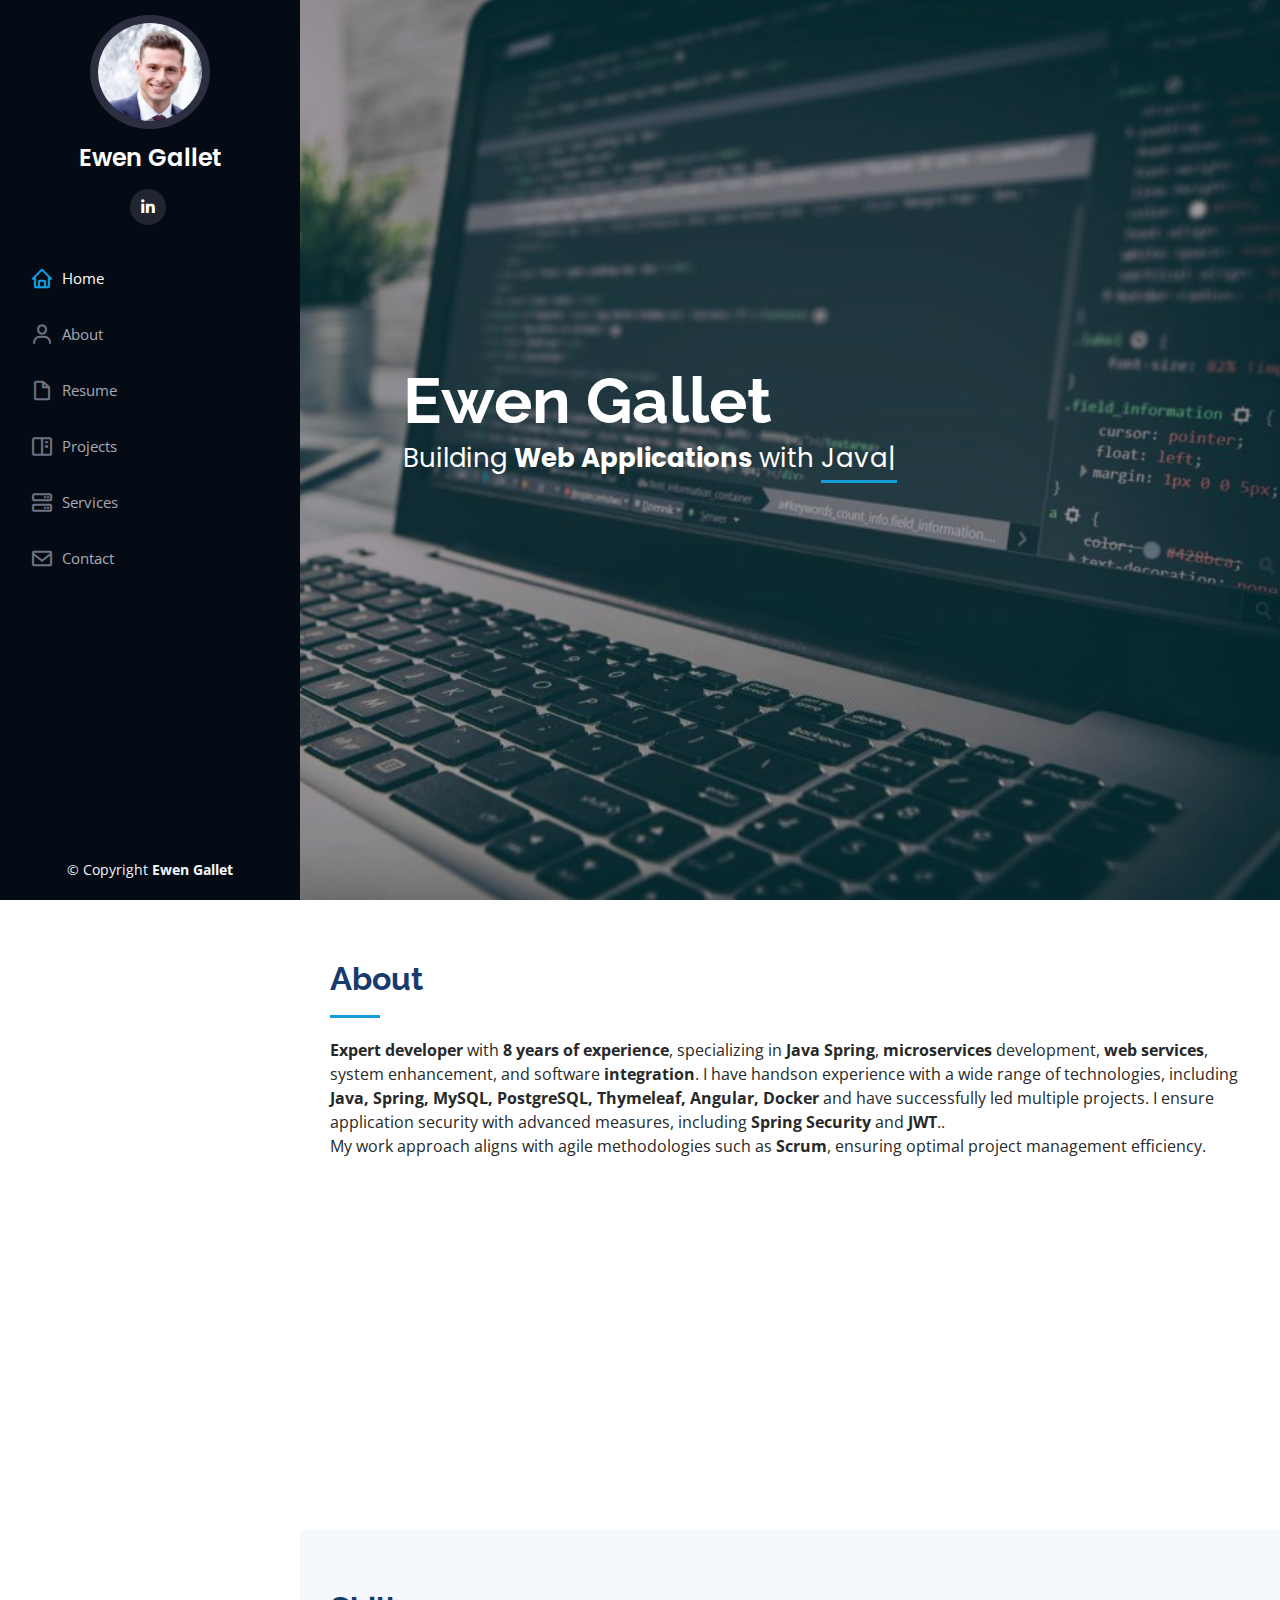
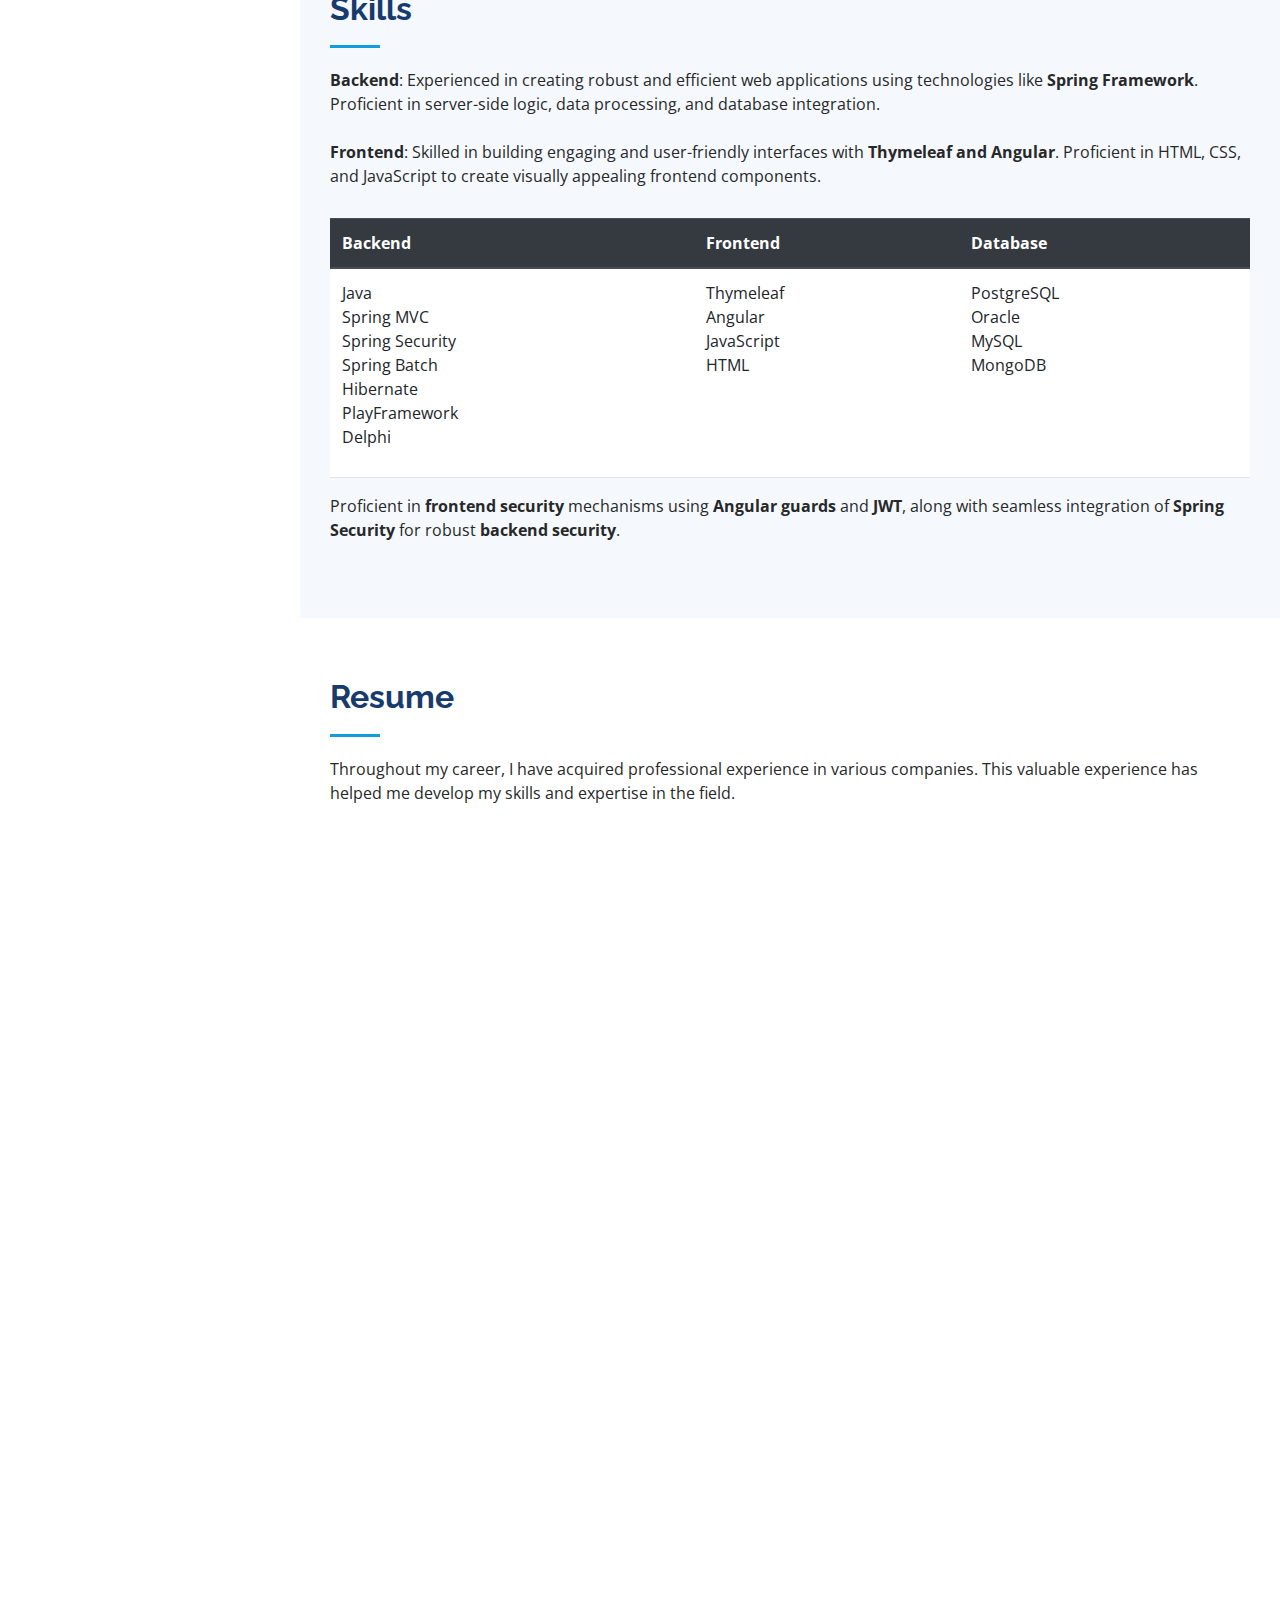
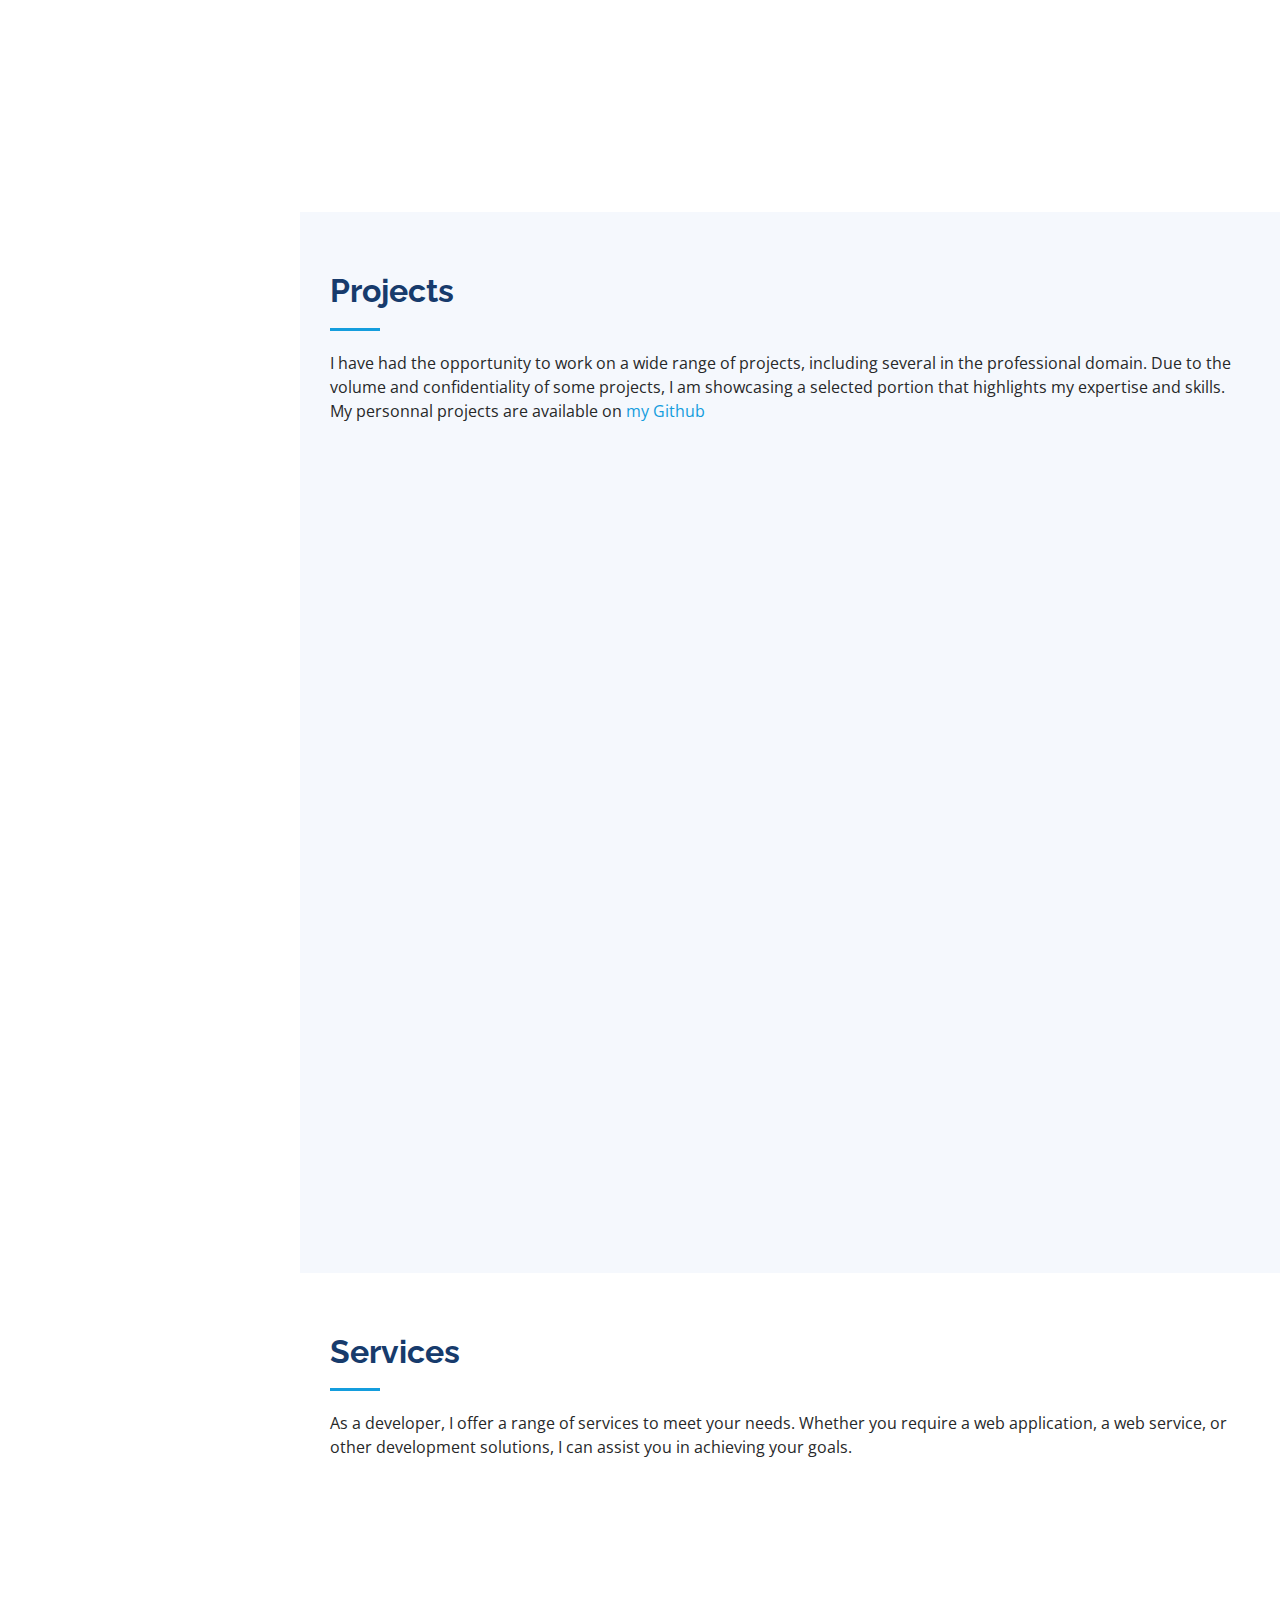
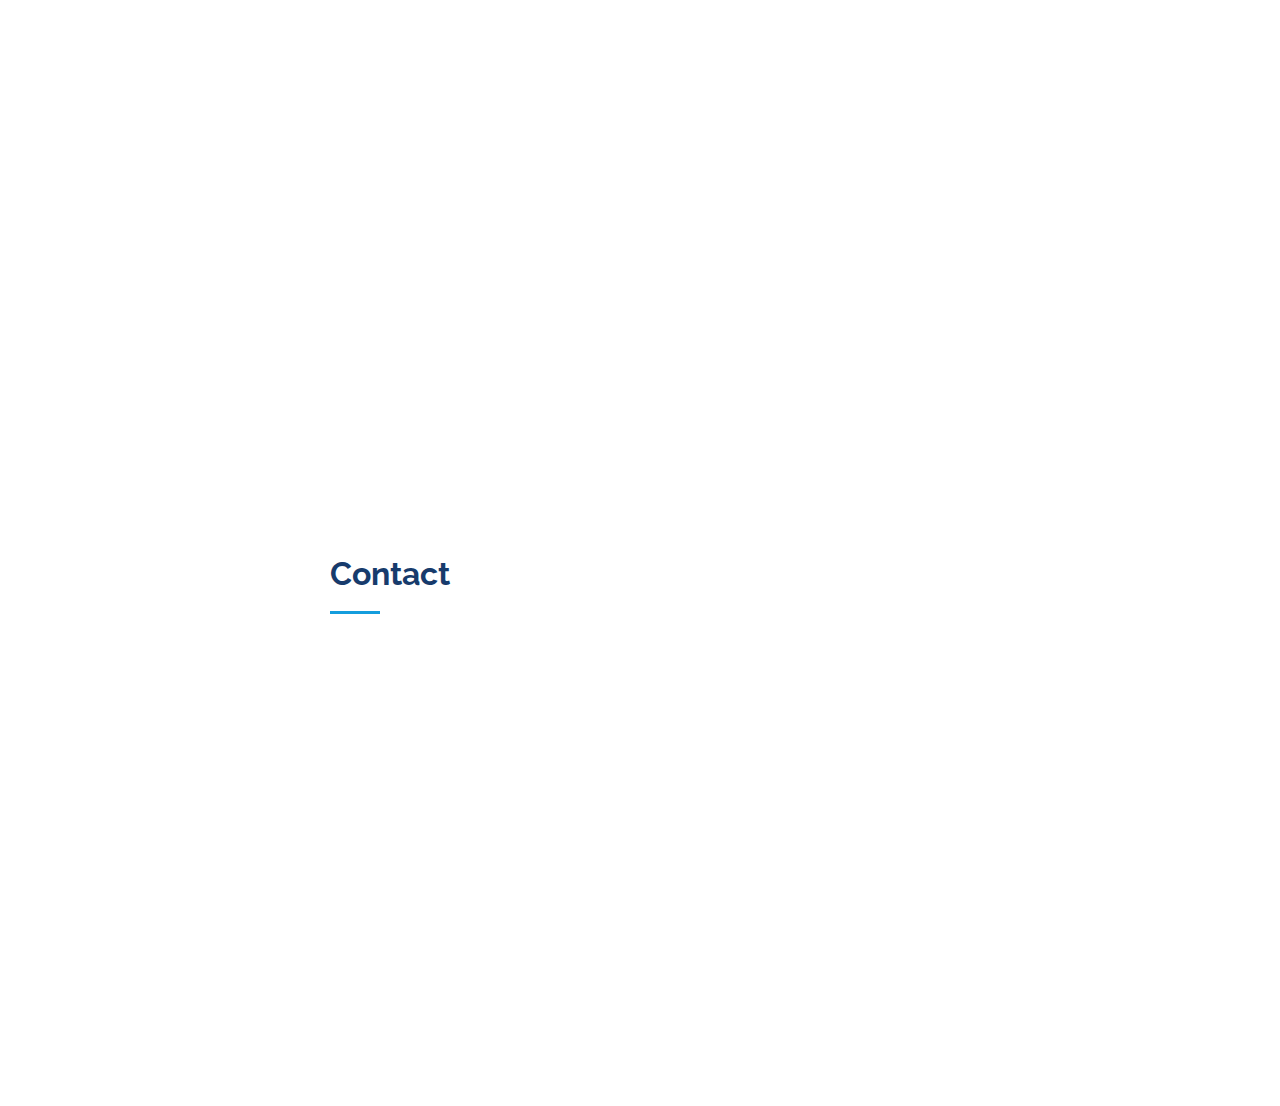
<file: index.html>
<!DOCTYPE html>
<html lang="en">

<head>
  <meta charset="utf-8">
  <meta content="width=device-width, initial-scale=1.0" name="viewport">

  <title>Ewen Gallet</title>
  <meta content="" name="description">
  <meta content="" name="keywords">

  <!-- Favicons -->
  <link href="assets/img/devicon.png" rel="icon">
  <link href="assets/img/apple-touch-icon.png" rel="apple-touch-icon">

  <!-- Google Fonts -->
  <link
    href="https://fonts.googleapis.com/css?family=Open+Sans:300,300i,400,400i,600,600i,700,700i|Raleway:300,300i,400,400i,500,500i,600,600i,700,700i|Poppins:300,300i,400,400i,500,500i,600,600i,700,700i"
    rel="stylesheet">

  <!-- Vendor CSS Files -->
  <link href="assets/vendor/aos/aos.css" rel="stylesheet">
  <link href="assets/vendor/bootstrap/css/bootstrap.min.css" rel="stylesheet">
  <link href="assets/vendor/bootstrap-icons/bootstrap-icons.css" rel="stylesheet">
  <link href="assets/vendor/boxicons/css/boxicons.min.css" rel="stylesheet">
  <link href="assets/vendor/glightbox/css/glightbox.min.css" rel="stylesheet">
  <link href="assets/vendor/swiper/swiper-bundle.min.css" rel="stylesheet">
  <link rel="stylesheet" href="https://maxcdn.bootstrapcdn.com/bootstrap/4.5.2/css/bootstrap.min.css">


  <!-- Template Main CSS File -->
  <link href="assets/css/style.css" rel="stylesheet">

  <!-- =======================================================
  * Template Name: iPortfolio
  * Updated: May 30 2023 with Bootstrap v5.3.0
  * Template URL: https://bootstrapmade.com/iportfolio-bootstrap-portfolio-websites-template/
  * Author: BootstrapMade.com
  * License: https://bootstrapmade.com/license/
  ======================================================== -->
</head>

<body>

  <!-- ======= Mobile nav toggle button ======= -->
  <i class="bi bi-list mobile-nav-toggle d-xl-none"></i>

  <!-- ======= Header ======= -->
  <header id="header">
    <div class="d-flex flex-column">

      <div class="profile">
        <img src="assets/img/profile-img.jpg" alt="" class="img-fluid rounded-circle">
        <h1 class="text-light"><a href="index.html">Ewen Gallet</a></h1>
        <div class="social-links mt-3 text-center">
          <a href="https://www.linkedin.com/in/ewen-gallet-7b44a6170/" class="linkedin"><i class="bx bxl-linkedin"></i></a>
        </div>
      </div>

      <nav id="navbar" class="nav-menu navbar">
        <ul>
          <li><a href="#hero" class="nav-link scrollto active"><i class="bx bx-home"></i> <span>Home</span></a></li>
          <li><a href="#about" class="nav-link scrollto"><i class="bx bx-user"></i> <span>About</span></a></li>
          <li><a href="#resume" class="nav-link scrollto"><i class="bx bx-file-blank"></i> <span>Resume</span></a></li>
          <li><a href="#projects" class="nav-link scrollto"><i class="bx bx-book-content"></i> <span>Projects</span></a></li>
          <li><a href="#services" class="nav-link scrollto"><i class="bx bx-server"></i> <span>Services</span></a></li>
          <li><a href="#contact" class="nav-link scrollto"><i class="bx bx-envelope"></i> <span>Contact</span></a></li>
        </ul>
      </nav><!-- .nav-menu -->
    </div>
  </header><!-- End Header -->

  <!-- ======= Hero Section ======= -->
  <section id="hero" class="d-flex flex-column justify-content-center align-items-center">
    <div class="hero-container" data-aos="fade-in" style="margin-left: 20px;">
      <h1>Ewen Gallet</h1>
      <p>Building <b>Web Applications</b> with <span class="typed"
          data-typed-items="Java,Spring boot,Angular, JavaScript, Thymeleaf, Microservices, REST, SOAP,Hibernate, PostgreSQL, MySql ,OracleDB, MongoDB "></span>
      </p>
    </div>
  </section><!-- End Hero -->

  <main id="main">

    <!-- ======= About Section ======= -->
    <section id="about" class="about">
      <div class="container">

        <div class="section-title">
          <h2>About</h2>



            <p>
              <b>Expert developer</b> with <b><span id="differenceAnnees"></span> years of
                experience</b>, specializing in <b>Java Spring</b>, <b>microservices</b>
                development, <b>web services</b>, system enhancement, and software <b>integration</b>. I have handson experience with a wide range of technologies, including <b>Java, Spring, MySQL,
                PostgreSQL, Thymeleaf, Angular, Docker</b> and have successfully led multiple projects.
                I ensure application security with advanced measures, including <b>Spring Security</b> and <b>JWT</b>..</p>
                <p>My work approach aligns with agile methodologies such as <b>Scrum</b>, ensuring optimal project
                management efficiency.</p>

            </p>
        </div>

        <div class="row">
          <div class="col-lg-4" data-aos="fade-right">
            <img src="assets/img/profile-img2.jpg" class="img-fluid" alt="">
          </div>
          <div class="col-lg-8 pt-4 pt-lg-0 content" data-aos="fade-left">
            <h3>Full stack Web Developer</h3>
            <p class="fst-italic">
              Web app, desktop app, API, backend, frontend
            </p>
            <div class="row">
              <div class="col-lg-6">
                <ul>
                  <li><i class="bi bi-chevron-right"></i> <strong>Birthday:</strong> <span>20 July 1993</span></li>
                  <li><i class="bi bi-chevron-right"></i> <strong>Age:</strong> <span>
                      <p id="age"></p>
                    </span></li>

                  <li><i class="bi bi-chevron-right"></i> <strong>City:</strong> <span>Brussels, Belgium</span></li>
                </ul>
              </div>
              <div class="col-lg-6">
                <ul>
                  <li><i class="bi bi-chevron-right"></i> <strong>Degree:</strong> <span>Master</span></li>
                  <li><i class="bi bi-chevron-right"></i> <strong>Email:</strong>
                    <span>ewen_gallet@hotmail.com</span>
                  </li>
                  <li><i class="bi bi-chevron-right"></i> <strong>Languages:</strong> <span>English / French</span></li>
                </ul>
              </div>
            </div>

          </div>
        </div>

      </div>
    </section><!-- End About Section -->

    <!-- ======= Facts Section ======= -->
    <!-- <section id="facts" class="facts">
      <div class="container">

        <div class="section-title">
          <h2>Facts</h2>
          <p>Magnam dolores commodi suscipit. Necessitatibus eius consequatur ex aliquid fuga eum quidem. Sit sint consectetur velit. Quisquam quos quisquam cupiditate. Et nemo qui impedit suscipit alias ea. Quia fugiat sit in iste officiis commodi quidem hic quas.</p>
        </div>

        <div class="row no-gutters">

          <div class="col-lg-3 col-md-6 d-md-flex align-items-md-stretch" data-aos="fade-up">
            <div class="count-box">
              <i class="bi bi-emoji-smile"></i>
              <span data-purecounter-start="0" data-purecounter-end="232" data-purecounter-duration="1" class="purecounter"></span>
              <p><strong>Happy Clients</strong> consequuntur quae</p>
            </div>
          </div>

          <div class="col-lg-3 col-md-6 d-md-flex align-items-md-stretch" data-aos="fade-up" data-aos-delay="100">
            <div class="count-box">
              <i class="bi bi-journal-richtext"></i>
              <span data-purecounter-start="0" data-purecounter-end="521" data-purecounter-duration="1" class="purecounter"></span>
              <p><strong>Projects</strong> adipisci atque cum quia aut</p>
            </div>
          </div>

          <div class="col-lg-3 col-md-6 d-md-flex align-items-md-stretch" data-aos="fade-up" data-aos-delay="200">
            <div class="count-box">
              <i class="bi bi-headset"></i>
              <span data-purecounter-start="0" data-purecounter-end="1453" data-purecounter-duration="1" class="purecounter"></span>
              <p><strong>Hours Of Support</strong> aut commodi quaerat</p>
            </div>
          </div>

          <div class="col-lg-3 col-md-6 d-md-flex align-items-md-stretch" data-aos="fade-up" data-aos-delay="300">
            <div class="count-box">
              <i class="bi bi-people"></i>
              <span data-purecounter-start="0" data-purecounter-end="32" data-purecounter-duration="1" class="purecounter"></span>
              <p><strong>Hard Workers</strong> rerum asperiores dolor</p>
            </div>
          </div>

        </div>

      </div>
    </section>End Facts Section -->

    <!-- ======= Skills Section ======= -->
    <section id="skills" class="skills section-bg">
      <div class="container">

        <div class="section-title">
          <h2>Skills</h2>
          <p>
            <b>Backend</b>: Experienced in creating robust and efficient web applications using technologies like
            <b>Spring
              Framework</b>. Proficient in server-side logic, data processing, and database integration.
            <br><br>
            <b>Frontend</b>: Skilled in building engaging and user-friendly interfaces with <b>Thymeleaf and
              Angular</b>. Proficient
            in HTML, CSS, and JavaScript to create visually appealing frontend components.
          </p>
        </div>

        <table class="table skills-table">
          <thead class="thead-dark">
            <tr>
              <th scope="col">Backend</th>
              <th scope="col">Frontend</th>
              <th scope="col">Database</th>
            </tr>
          </thead>
          <tbody>
            <tr>
              <td>
                <ul class="list-unstyled">
                  <li>Java</li>
                  <li>Spring MVC</li>
                  <li>Spring Security</li>
                  <li>Spring Batch</li>
                  <li>Hibernate</li>
                  <li>PlayFramework</li>
                  <li>Delphi</li>
                </ul>
              </td>
              <td>
                <ul class="list-unstyled">
                  <li>Thymeleaf</li>
                  <li>Angular</li>
                  <li>JavaScript</li>
                  <li>HTML</li>
                </ul>
              </td>
              <td>
                <ul class="list-unstyled">
                  <li>PostgreSQL</li>
                  <li>Oracle</li>
                  <li>MySQL</li>
                  <li>MongoDB</li>
                </ul>
              </td>
            </tr>
          </tbody>
        </table>
        <p>Proficient in <b>frontend security</b> mechanisms using <b>Angular guards</b> and <b>JWT</b>, along with
          seamless integration of
          <b>Spring Security</b> for robust <b>backend security</b>.
        </p>


      </div>
    </section><!-- End Skills Section -->

    <!-- ======= Resume Section ======= -->
    <section id="resume" class="resume">
      <div class="container">

        <div class="section-title">
          <h2>Resume</h2>
          <p>Throughout my career, I have acquired professional experience in various companies. This valuable
            experience
            has helped me develop my skills and expertise in the field.</p>
        </div>

        <div class="row">
          <div class="col-lg-6" data-aos="fade-up">
            <h3 class="resume-title">Professional Experience</h3>
            <div class="resume-item">
              <h4>Analyst / Developer</h4>
              <h5>April 2023 - Present</h5>
              <p><em>Touring, Brussels, Belgium</em></p>
              <ul>
                <li>Responsible for software integration, adapting existing systems, analysis, and testing.</li>
                <li>Managed multiple projects simultaneously, effectively handling tasks and meeting deadlines.</li>
                <li>Provided recommendations and consultations on the most suitable software solutions.</li>
                <li>Created and delivered design presentations and proposals for clients and account managers.</li>
              </ul>
            </div>
            <div class="resume-item">
              <h4>Analyst / Developer</h4>
              <h5>2018 November - 2023 March</h5>
              <p><em>A.C.I.S, Namur, Belgium </em></p>
              <ul>
                <li>Responsible for maintaining and improving multiple projects, ensuring their smooth operation and
                  addressing any issues that arise.</li>
                <li>Analyzed, developed, and tested new projects, ensuring they met the required specifications and
                  quality standards.</li>
                <li>Provided training sessions to users, equipping them with the necessary skills to effectively utilize
                  the projects.</li>
                <li>Implemented the Scrum methodology, facilitating effective collaboration within cross-functional
                  teams and actively involving users in the development process.</li>
              </ul>
            </div>
          </div>
          <div class="col-lg-6" data-aos="fade-up" data-aos-delay="100">
            <h3 class="resume-title">Education</h3>
            <div class="resume-item">
              <h4>Master's degree in Computer Science</h4>
              <h5>2016 - 2018</h5>
              <p><em>UMONS University, Mons, Belgium</em></p>
              <p>During my studies, I gained in-depth knowledge and skills in computer science, focusing on areas such
                as software development, algorithms, and data analysis.</p>
            </div>
            <div class="resume-item">
              <h4>Bachelor's degree in Computer Science</h4>
              <h5>2012 - 2016</h5>
              <p><em>UMONS University, Mons, Belgium</em></p>
              <p>My undergraduate studies provided me with a solid foundation in computer science principles,
                programming languages, and database management.</p>
            </div>
          </div>
        </div>

      </div>
    </section><!-- End Resume Section -->

    <div id="contenu"></div>
    <!-- ======= Portfolio Section ======= -->
    <section id="projects" class="projects portfolio section-bg">
      <div class="container">

        <div class="section-title">
          <h2>Projects</h2>
          <p>I have had the opportunity to work on a wide range of projects, including several in the
            professional domain. Due to the volume and confidentiality of some projects, I am showcasing a selected
            portion that highlights my expertise and skills.</p>
            <p>My personnal projects are available on <a href="https://github.com/Mirooz?tab=repositories">my Github</a></p>
        </div>

        <div class="row" data-aos="fade-up">
          <div class="col-lg-12 d-flex justify-content-center">
            <ul id="portfolio-flters">
              <li data-filter="*" class="filter-active">All</li>
              <li data-filter=".filter-app">Professional</li>
              <li data-filter=".filter-web">Personal</li>
            </ul>
          </div>
        </div>

        <div class="row portfolio-container" data-aos="fade-up" data-aos-delay="100">

          <!-- <div class="col-lg-4 col-md-6 portfolio-item filter-app">
            <div class="portfolio-wrap">
              <img src="assets/img/portfolio/portfolio-1.jpg" class="img-fluid" alt="">
              <div class="portfolio-links">
                <a href="assets/img/portfolio/portfolio-1.jpg" data-gallery="portfolioGallery"
                  class="portfolio-lightbox" title="App 1"><i class="bx bx-plus"></i></a>
                <a href="portfolio-details.html" title="More Details"><i class="bx bx-link"></i></a>
              </div>
            </div>
          </div> -->

          <div class="col-lg-4 col-md-6 portfolio-item filter-app">
            <div class="portfolio-wrap">
              <img src="assets/img/portfolio/portfolio-1.jpg" class="img-fluid" alt="">
              <div class="portfolio-links">
                <a href="portfolio-details1.html" title="App 1" style="cursor: pointer;"><i
                    class="bx">Webservice Iriscarenet</i></a>
              </div>
            </div>
          </div>

          <!--  -->
          <div class="col-lg-4 col-md-6 portfolio-item filter-app">
            <div class="portfolio-wrap">
              <img src="assets/img/portfolio/portfolio-2.jpg" class="img-fluid" alt="">
              <div class="portfolio-links">
                <a href="portfolio-details2.html" title="App 1" style="cursor: pointer;"><i
                    class="bx">Interface Doccle</i></a>
              </div>
            </div>
          </div>

          <div class="col-lg-4 col-md-6 portfolio-item filter-app">
            <div class="portfolio-wrap">
              <img src="assets/img/portfolio/portfolio-3.jpg" class="img-fluid" alt="">
              <div class="portfolio-links">
                <a href="portfolio-details3.html" title="App 1" style="cursor: pointer;"><i
                    class="bx">DMFA</i></a>
              </div>
            </div>
          </div>

          <div class="col-lg-4 col-md-6 portfolio-item filter-app">
            <div class="portfolio-wrap">
              <img src="assets/img/portfolio/portfolio-4.jpg" class="img-fluid" alt="">
              <div class="portfolio-links">
                <a href="portfolio-details4.html" title="App 1" style="cursor: pointer;"><i
                    class="bx">DB Migration</i></a>
              </div>
            </div>
          </div>

          <div class="col-lg-4 col-md-6 portfolio-item filter-app">
            <div class="portfolio-wrap">
              <img src="assets/img/portfolio/portfolio-5.jpg" class="img-fluid" alt="">
              <div class="portfolio-links">
                <a href="portfolio-details5.html" title="App 1" style="cursor: pointer;"><i
                    class="bx">Nursing Software</i></a>
              </div>
            </div>
          </div>

          <div class="col-lg-4 col-md-6 portfolio-item filter-web">
            <div class="portfolio-wrap">
              <img src="assets/img/portfolio/portfolio-6.jpg" class="img-fluid" alt="">
              <div class="portfolio-links">
                <a href="portfolio-details6.html" title="App 1" style="cursor: pointer;"><i
                    class="bx">Web Scraper</i></a>
              </div>
            </div>
          </div>

          <div class="col-lg-4 col-md-6 portfolio-item filter-web">
            <div class="portfolio-wrap">
              <img src="assets/img/portfolio/portfolio-7.jpg" class="img-fluid" alt="">
              <div class="portfolio-links">
                <a href="portfolio-details7.html" title="App 1" style="cursor: pointer;"><i
                    class="bx">League of legend wiki</i></a>
              </div>
            </div>
          </div>

        </div>

      </div>
    </section><!-- End Portfolio Section -->

    <!-- ======= Services Section ======= -->
    <section id="services" class="services">
      <div class="container">

        <div class="section-title">
          <div class="section-title">
            <h2>Services</h2>
            <p>As a developer, I offer a range of services to meet your needs. Whether you require a web application, a web service, or other development solutions, I can assist you in achieving your goals.</p>
          </div>
          <div class="row">
            <div class="col-lg-4 col-md-6 icon-box" data-aos="fade-up">
              <div class="icon"><i class="bi bi-briefcase"></i></div>
              <h4 class="title">Web Application Development</h4>
              <p class="description">I specialize in creating robust and user-friendly web applications that cater to your specific requirements. From concept to deployment, I ensure a seamless development process.</p>
            </div>
            <div class="col-lg-4 col-md-6 icon-box" data-aos="fade-up" data-aos-delay="100">
              <div class="icon"><i class="bi bi-card-checklist"></i></div>
              <h4 class="title">Web Service Development</h4>
              <p class="description">Need to integrate your systems or provide an API for external applications? I can develop reliable and secure web services that facilitate data exchange and streamline communication.</p>
            </div>
            <div class="col-lg-4 col-md-6 icon-box" data-aos="fade-up" data-aos-delay="200">
              <div class="icon"><i class="bi bi-bar-chart"></i></div>
              <h4 class="title">Database Management</h4>
              <p class="description">Efficiently managing your data is crucial for your business. I can design and optimize databases, implement data migration strategies, and ensure data integrity and security.</p>
            </div>
            <div class="col-lg-4 col-md-6 icon-box" data-aos="fade-up" data-aos-delay="300">
              <div class="icon"><i class="bi bi-binoculars"></i></div>
              <h4 class="title">Custom Software Development</h4>
              <p class="description">If you have unique business requirements that cannot be met by off-the-shelf software, I can develop tailor-made solutions that align with your specific needs and streamline your processes.</p>
            </div>
            <div class="col-lg-4 col-md-6 icon-box" data-aos="fade-up" data-aos-delay="400">
              <div class="icon"><i class="bi bi-brightness-high"></i></div>
              <h4 class="title">Maintenance and Support</h4>
              <p class="description">Once your application or service is live, I provide ongoing maintenance and support to ensure its smooth operation. From bug fixes to feature enhancements, I am here to assist you.</p>
            </div>
            <div class="col-lg-4 col-md-6 icon-box" data-aos="fade-up" data-aos-delay="500">
              <div class="icon"><i class="bi bi-calendar4-week"></i></div>
              <h4 class="title">Consultation and Technical Advice</h4>
              <p class="description">If you need guidance regarding technology choices, project planning, or development strategies, I offer consultation services to help you make informed decisions and achieve optimal outcomes.</p>
            </div>
          </div>

      </div>
    </section><!-- End Services Section -->

    <!-- ======= Testimonials Section ======= -->
    <!-- <section id="testimonials" class="testimonials section-bg">
      <div class="container">

        <div class="section-title">
          <h2>Testimonials</h2>
          <p>Magnam dolores commodi suscipit. Necessitatibus eius consequatur ex aliquid fuga eum quidem. Sit sint
            consectetur velit. Quisquam quos quisquam cupiditate. Et nemo qui impedit suscipit alias ea. Quia fugiat sit
            in iste officiis commodi quidem hic quas.</p>
        </div>

        <div class="testimonials-slider swiper" data-aos="fade-up" data-aos-delay="100">
          <div class="swiper-wrapper">

            <div class="swiper-slide">
              <div class="testimonial-item" data-aos="fade-up">
                <p>
                  <i class="bx bxs-quote-alt-left quote-icon-left"></i>
                  Proin iaculis purus consequat sem cure digni ssim donec porttitora entum suscipit rhoncus. Accusantium
                  quam, ultricies eget id, aliquam eget nibh et. Maecen aliquam, risus at semper.
                  <i class="bx bxs-quote-alt-right quote-icon-right"></i>
                </p>
                <img src="assets/img/testimonials/testimonials-1.jpg" class="testimonial-img" alt="">
                <h3>Saul Goodman</h3>
                <h4>Ceo &amp; Founder</h4>
              </div>
            </div>

            <div class="swiper-slide">
              <div class="testimonial-item" data-aos="fade-up" data-aos-delay="100">
                <p>
                  <i class="bx bxs-quote-alt-left quote-icon-left"></i>
                  Export tempor illum tamen malis malis eram quae irure esse labore quem cillum quid cillum eram malis
                  quorum velit fore eram velit sunt aliqua noster fugiat irure amet legam anim culpa.
                  <i class="bx bxs-quote-alt-right quote-icon-right"></i>
                </p>
                <img src="assets/img/testimonials/testimonials-2.jpg" class="testimonial-img" alt="">
                <h3>Sara Wilsson</h3>
                <h4>Designer</h4>
              </div>
            </div>

            <div class="swiper-slide">
              <div class="testimonial-item" data-aos="fade-up" data-aos-delay="200">
                <p>
                  <i class="bx bxs-quote-alt-left quote-icon-left"></i>
                  Enim nisi quem export duis labore cillum quae magna enim sint quorum nulla quem veniam duis minim
                  tempor labore quem eram duis noster aute amet eram fore quis sint minim.
                  <i class="bx bxs-quote-alt-right quote-icon-right"></i>
                </p>
                <img src="assets/img/testimonials/testimonials-3.jpg" class="testimonial-img" alt="">
                <h3>Jena Karlis</h3>
                <h4>Store Owner</h4>
              </div>
            </div>

            <div class="swiper-slide">
              <div class="testimonial-item" data-aos="fade-up" data-aos-delay="300">
                <p>
                  <i class="bx bxs-quote-alt-left quote-icon-left"></i>
                  Fugiat enim eram quae cillum dolore dolor amet nulla culpa multos export minim fugiat minim velit
                  minim dolor enim duis veniam ipsum anim magna sunt elit fore quem dolore labore illum veniam.
                  <i class="bx bxs-quote-alt-right quote-icon-right"></i>
                </p>
                <img src="assets/img/testimonials/testimonials-4.jpg" class="testimonial-img" alt="">
                <h3>Matt Brandon</h3>
                <h4>Freelancer</h4>
              </div>
            </div>

            <div class="swiper-slide">
              <div class="testimonial-item" data-aos="fade-up" data-aos-delay="400">
                <p>
                  <i class="bx bxs-quote-alt-left quote-icon-left"></i>
                  Quis quorum aliqua sint quem legam fore sunt eram irure aliqua veniam tempor noster veniam enim culpa
                  labore duis sunt culpa nulla illum cillum fugiat legam esse veniam culpa fore nisi cillum quid.
                  <i class="bx bxs-quote-alt-right quote-icon-right"></i>
                </p>
                <img src="assets/img/testimonials/testimonials-5.jpg" class="testimonial-img" alt="">
                <h3>John Larson</h3>
                <h4>Entrepreneur</h4>
              </div>
            </div>

          </div>
          <div class="swiper-pagination"></div>
        </div>

      </div>
    </section> -->
    <!-- End Testimonials Section -->

    <!-- ======= Contact Section ======= -->
    <section id="contact" class="contact">
      <div class="container">

        <div class="section-title">
          <h2>Contact</h2>

        </div>

        <div class="row" data-aos="fade-in">

          <div class="col-lg-5 d-flex align-items-stretch">
            <div class="info">
              <div class="address">
                <i class="bi bi-geo-alt"></i>
                <h4>Location:</h4>
                <p>Brussels, Belgium</p>
              </div>

              <div class="email">
                <i class="bi bi-envelope"></i>
                <h4>Email:</h4>
                <p>ewen_gallet@hotmail.com</p>
              </div>

              <div class="phone">
                <i class="bi bi-phone"></i>
                <h4>Call:</h4>
                <p>+32 468 09 21 04</p>
              </div>

              <!-- <iframe
              src="https://www.google.com/maps/embed?pb=!1m14!1m8!1m3!1d12097.433213460943!2d4.3517!3d50.8503!3m2!1i1024!2i768!4f13.1!3m3!1m2!1s0x0%3A0xb89d1fe6bc499443!2sDowntown+Conference+Center!5e0!3m2!1smk!2sbg!4v1539943755621"

              frameborder="0" style="border:0; width: 100%; height: 290px;" allowfullscreen></iframe> -->
            </div>

          </div>

          <!-- <div class="col-lg-7 mt-5 mt-lg-0 d-flex align-items-stretch">
            <form action="forms/contact.php" method="post" role="form" class="php-email-form">
              <div class="row">
                <div class="form-group col-md-6">
                  <label for="name">Your Name</label>
                  <input type="text" name="name" class="form-control" id="name" required>
                </div>
                <div class="form-group col-md-6">
                  <label for="name">Your Email</label>
                  <input type="email" class="form-control" name="email" id="email" required>
                </div>
              </div>
              <div class="form-group">
                <label for="name">Subject</label>
                <input type="text" class="form-control" name="subject" id="subject" required>
              </div>
              <div class="form-group">
                <label for="name">Message</label>
                <textarea class="form-control" name="message" rows="10" required></textarea>
              </div>
              <div class="my-3">
                <div class="loading">Loading</div>
                <div class="error-message"></div>
                <div class="sent-message">Your message has been sent. Thank you!</div>
              </div>
              <div class="text-center"><button type="submit">Send Message</button></div>
            </form>
          </div> -->

        </div>

      </div>
    </section>
    <!-- End Contact Section -->

  </main><!-- End #main -->

  <!-- ======= Footer ======= -->
  <footer id="footer">
    <div class="container">
      <div class="copyright">
        &copy; Copyright <strong><span>Ewen Gallet</span></strong>
      </div>
      <div class="credits">

      </div>
    </div>
  </footer><!-- End  Footer -->

  <a href="#" class="back-to-top d-flex align-items-center justify-content-center"><i
      class="bi bi-arrow-up-short"></i></a>


  <!-- Vendor JS Files -->
  <script src="assets/vendor/purecounter/purecounter_vanilla.js"></script>
  <script src="assets/vendor/aos/aos.js"></script>
  <script src="assets/vendor/bootstrap/js/bootstrap.bundle.min.js"></script>
  <script src="assets/vendor/glightbox/js/glightbox.min.js"></script>
  <script src="assets/vendor/isotope-layout/isotope.pkgd.min.js"></script>
  <script src="assets/vendor/swiper/swiper-bundle.min.js"></script>
  <script src="assets/vendor/typed.js/typed.umd.js"></script>
  <script src="assets/vendor/waypoints/noframework.waypoints.js"></script>
  <script src="assets/vendor/php-email-form/validate.js"></script>

  <!-- Template Main JS File -->
  <script src="assets/js/main.js"></script>

</body>

</html>

<div id="popupContainer"></div>
</file>
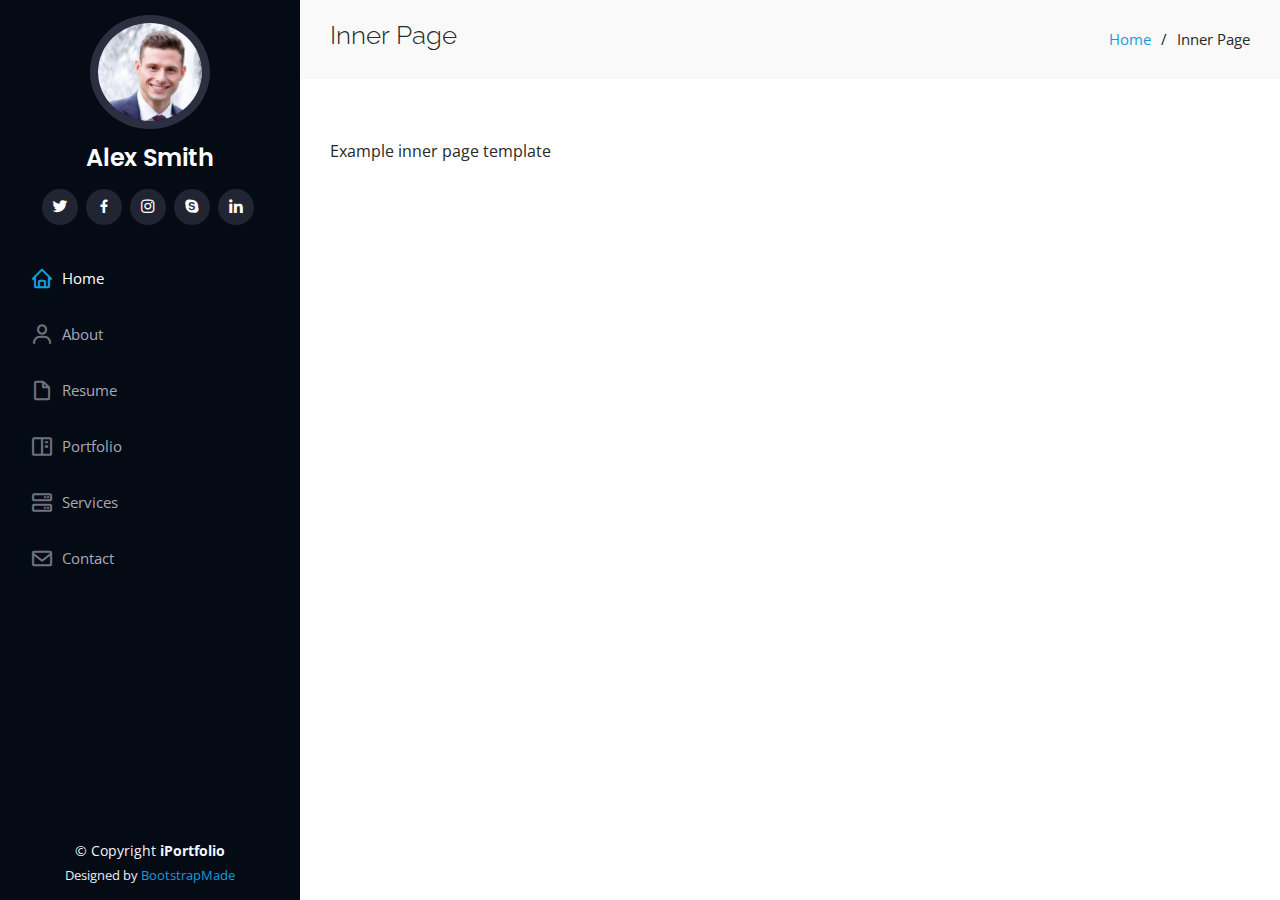
<file: inner-page.html>
<!DOCTYPE html>
<html lang="en">

<head>
  <meta charset="utf-8">
  <meta content="width=device-width, initial-scale=1.0" name="viewport">

  <title>Ewen Gallet</title>
  <meta content="" name="description">
  <meta content="" name="keywords">

  <!-- Favicons -->
  <link href="assets/img/devicon.png" rel="icon">
  <link href="assets/img/apple-touch-icon.png" rel="apple-touch-icon">

  <!-- Google Fonts -->
  <link href="https://fonts.googleapis.com/css?family=Open+Sans:300,300i,400,400i,600,600i,700,700i|Raleway:300,300i,400,400i,500,500i,600,600i,700,700i|Poppins:300,300i,400,400i,500,500i,600,600i,700,700i" rel="stylesheet">

  <!-- Vendor CSS Files -->
  <link href="assets/vendor/aos/aos.css" rel="stylesheet">
  <link href="assets/vendor/bootstrap/css/bootstrap.min.css" rel="stylesheet">
  <link href="assets/vendor/bootstrap-icons/bootstrap-icons.css" rel="stylesheet">
  <link href="assets/vendor/boxicons/css/boxicons.min.css" rel="stylesheet">
  <link href="assets/vendor/glightbox/css/glightbox.min.css" rel="stylesheet">
  <link href="assets/vendor/swiper/swiper-bundle.min.css" rel="stylesheet">

  <!-- Template Main CSS File -->
  <link href="assets/css/style.css" rel="stylesheet">

  <!-- =======================================================
  * Template Name: iPortfolio
  * Updated: May 30 2023 with Bootstrap v5.3.0
  * Template URL: https://bootstrapmade.com/iportfolio-bootstrap-portfolio-websites-template/
  * Author: BootstrapMade.com
  * License: https://bootstrapmade.com/license/
  ======================================================== -->
</head>

<body>

  <!-- ======= Mobile nav toggle button ======= -->
  <i class="bi bi-list mobile-nav-toggle d-xl-none"></i>

  <!-- ======= Header ======= -->
  <header id="header">
    <div class="d-flex flex-column">

      <div class="profile">
        <img src="assets/img/profile-img.jpg" alt="" class="img-fluid rounded-circle">
        <h1 class="text-light"><a href="index.html">Alex Smith</a></h1>
        <div class="social-links mt-3 text-center">
          <a href="#" class="twitter"><i class="bx bxl-twitter"></i></a>
          <a href="#" class="facebook"><i class="bx bxl-facebook"></i></a>
          <a href="#" class="instagram"><i class="bx bxl-instagram"></i></a>
          <a href="#" class="google-plus"><i class="bx bxl-skype"></i></a>
          <a href="https://www.linkedin.com/in/ewen-gallet-7b44a6170/" class="linkedin"><i class="bx bxl-linkedin"></i></a>
        </div>
      </div>

      <nav id="navbar" class="nav-menu navbar">
        <ul>
          <li><a href="#hero" class="nav-link scrollto active"><i class="bx bx-home"></i> <span>Home</span></a></li>
          <li><a href="#about" class="nav-link scrollto"><i class="bx bx-user"></i> <span>About</span></a></li>
          <li><a href="#resume" class="nav-link scrollto"><i class="bx bx-file-blank"></i> <span>Resume</span></a></li>
          <li><a href="#projects" class="nav-link scrollto"><i class="bx bx-book-content"></i> <span>Portfolio</span></a></li>
          <li><a href="#services" class="nav-link scrollto"><i class="bx bx-server"></i> <span>Services</span></a></li>
          <li><a href="#contact" class="nav-link scrollto"><i class="bx bx-envelope"></i> <span>Contact</span></a></li>
        </ul>
      </nav><!-- .nav-menu -->
    </div>
  </header><!-- End Header -->

  <main id="main">

    <!-- ======= Breadcrumbs ======= -->
    <section class="breadcrumbs">
      <div class="container">

        <div class="d-flex justify-content-between align-items-center">
          <h2>Inner Page</h2>
          <ol>
            <li><a href="index.html">Home</a></li>
            <li>Inner Page</li>
          </ol>
        </div>

      </div>
    </section><!-- End Breadcrumbs -->

    <section class="inner-page">
      <div class="container">
        <p>
          Example inner page template
        </p>
      </div>
    </section>

  </main><!-- End #main -->

  <!-- ======= Footer ======= -->
  <footer id="footer">
    <div class="container">
      <div class="copyright">
        &copy; Copyright <strong><span>iPortfolio</span></strong>
      </div>
      <div class="credits">
        <!-- All the links in the footer should remain intact. -->
        <!-- You can delete the links only if you purchased the pro version. -->
        <!-- Licensing information: https://bootstrapmade.com/license/ -->
        <!-- Purchase the pro version with working PHP/AJAX contact form: https://bootstrapmade.com/iportfolio-bootstrap-portfolio-websites-template/ -->
        Designed by <a href="https://bootstrapmade.com/">BootstrapMade</a>
      </div>
    </div>
  </footer><!-- End  Footer -->

  <a href="#" class="back-to-top d-flex align-items-center justify-content-center"><i class="bi bi-arrow-up-short"></i></a>

  <!-- Vendor JS Files -->
  <script src="assets/vendor/purecounter/purecounter_vanilla.js"></script>
  <script src="assets/vendor/aos/aos.js"></script>
  <script src="assets/vendor/bootstrap/js/bootstrap.bundle.min.js"></script>
  <script src="assets/vendor/glightbox/js/glightbox.min.js"></script>
  <script src="assets/vendor/isotope-layout/isotope.pkgd.min.js"></script>
  <script src="assets/vendor/swiper/swiper-bundle.min.js"></script>
  <script src="assets/vendor/typed.js/typed.umd.js"></script>
  <script src="assets/vendor/waypoints/noframework.waypoints.js"></script>
  <script src="assets/vendor/php-email-form/validate.js"></script>

  <!-- Template Main JS File -->
  <script src="assets/js/main.js"></script>

</body>

</html>
</file>
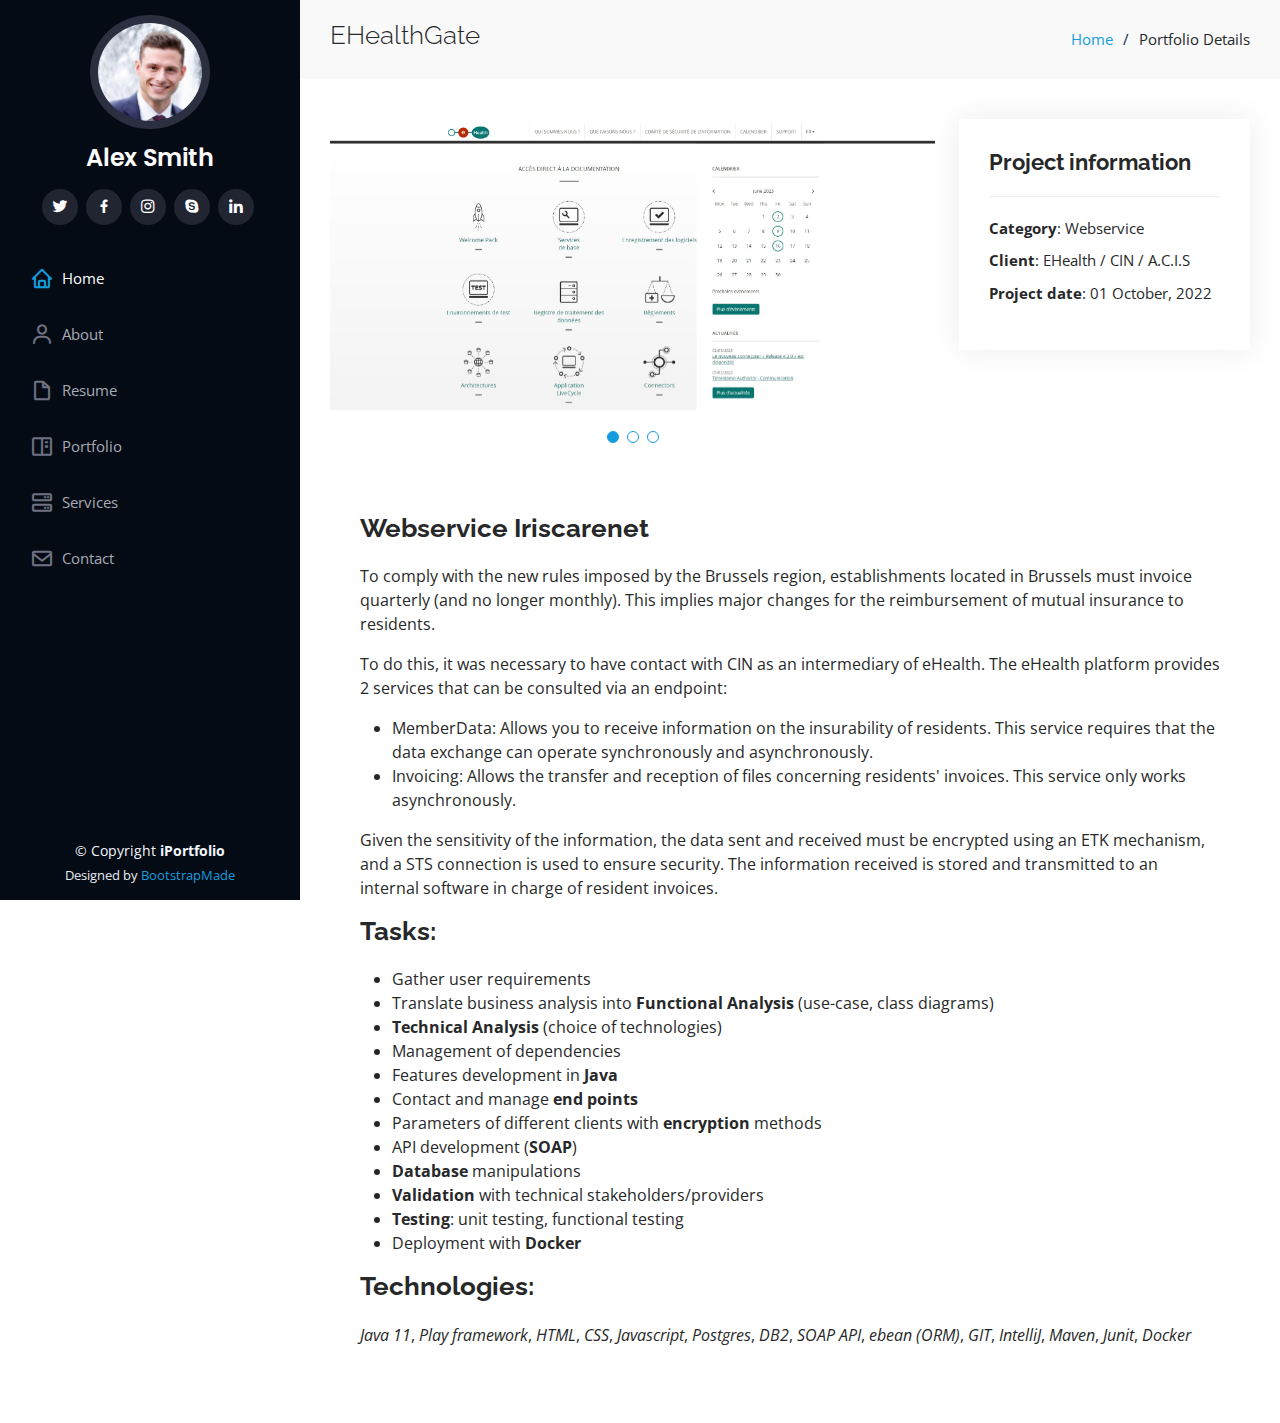
<file: portfolio-details.html>
<!DOCTYPE html>
<html lang="en">

<head>
  <meta charset="utf-8">
  <meta content="width=device-width, initial-scale=1.0" name="viewport">

  <title>Portfolio Details - iPortfolio Bootstrap Template</title>
  <meta content="" name="description">
  <meta content="" name="keywords">

  <!-- Favicons -->
  <link href="assets/img/favicon.png" rel="icon">
  <link href="assets/img/apple-touch-icon.png" rel="apple-touch-icon">

  <!-- Google Fonts -->
  <link href="https://fonts.googleapis.com/css?family=Open+Sans:300,300i,400,400i,600,600i,700,700i|Raleway:300,300i,400,400i,500,500i,600,600i,700,700i|Poppins:300,300i,400,400i,500,500i,600,600i,700,700i" rel="stylesheet">

  <!-- Vendor CSS Files -->
  <link href="assets/vendor/aos/aos.css" rel="stylesheet">
  <link href="assets/vendor/bootstrap/css/bootstrap.min.css" rel="stylesheet">
  <link href="assets/vendor/bootstrap-icons/bootstrap-icons.css" rel="stylesheet">
  <link href="assets/vendor/boxicons/css/boxicons.min.css" rel="stylesheet">
  <link href="assets/vendor/glightbox/css/glightbox.min.css" rel="stylesheet">
  <link href="assets/vendor/swiper/swiper-bundle.min.css" rel="stylesheet">

  <!-- Template Main CSS File -->
  <link href="assets/css/style.css" rel="stylesheet">

  <!-- =======================================================
  * Template Name: iPortfolio
  * Updated: May 30 2023 with Bootstrap v5.3.0
  * Template URL: https://bootstrapmade.com/iportfolio-bootstrap-portfolio-websites-template/
  * Author: BootstrapMade.com
  * License: https://bootstrapmade.com/license/
  ======================================================== -->
  
</head>

<body>

  <!-- ======= Mobile nav toggle button ======= -->
  <i class="bi bi-list mobile-nav-toggle d-xl-none"></i>

  <!-- ======= Header ======= -->
  <header id="header">
    <div class="d-flex flex-column">

      <div class="profile">
        <img src="assets/img/profile-img.jpg" alt="" class="img-fluid rounded-circle">
        <h1 class="text-light"><a href="index.html">Alex Smith</a></h1>
        <div class="social-links mt-3 text-center">
          <a href="#" class="twitter"><i class="bx bxl-twitter"></i></a>
          <a href="#" class="facebook"><i class="bx bxl-facebook"></i></a>
          <a href="#" class="instagram"><i class="bx bxl-instagram"></i></a>
          <a href="#" class="google-plus"><i class="bx bxl-skype"></i></a>
          <a href="#" class="linkedin"><i class="bx bxl-linkedin"></i></a>
        </div>
      </div>

      <nav id="navbar" class="nav-menu navbar">
        <ul>
          <li><a href="#hero" class="nav-link scrollto active"><i class="bx bx-home"></i> <span>Home</span></a></li>
          <li><a href="#about" class="nav-link scrollto"><i class="bx bx-user"></i> <span>About</span></a></li>
          <li><a href="#resume" class="nav-link scrollto"><i class="bx bx-file-blank"></i> <span>Resume</span></a></li>
          <li><a href="#portfolio" class="nav-link scrollto"><i class="bx bx-book-content"></i> <span>Portfolio</span></a></li>
          <li><a href="#services" class="nav-link scrollto"><i class="bx bx-server"></i> <span>Services</span></a></li>
          <li><a href="#contact" class="nav-link scrollto"><i class="bx bx-envelope"></i> <span>Contact</span></a></li>
        </ul>
      </nav><!-- .nav-menu -->
    </div>
  </header><!-- End Header -->

  <main id="main">

    <!-- ======= Breadcrumbs ======= -->
    <section id="breadcrumbs" class="breadcrumbs">
      <div class="container">

        <div class="d-flex justify-content-between align-items-center">
          <h2>EHealthGate</h2>
          <ol>
            <li><a href="index.html">Home</a></li>
            <li>Portfolio Details</li>
          </ol>
        </div>

      </div>
    </section><!-- End Breadcrumbs -->

    <!-- ======= Portfolio Details Section ======= -->
    <section id="portfolio-details" class="portfolio-details">
      <div class="container">

        <div class="row gy-4">

          <div class="col-lg-8">
            <div class="portfolio-details-slider swiper">
              <div class="swiper-wrapper align-items-center">
                <div class="swiper-slide">
                  <img src="assets/img/portfolio/portfolio-details-1.jpg" alt="">
                </div>
                <div class="swiper-slide">
                  <img src="assets/img/portfolio/portfolio-details-2.jpg" alt="">
                </div>
                <div class="swiper-slide">
                  <img src="assets/img/portfolio/portfolio-details-3.jpg" alt="">
                </div>
              </div>
              <div class="swiper-pagination"></div>
            </div>
          </div>
        
          <div class="col-lg-4">
            <div class="portfolio-info">
              <h3>Project information</h3>
              <ul>
                <li><strong>Category</strong>: Webservice</li>
                <li><strong>Client</strong>: EHealth / CIN / A.C.I.S</li>
                <li><strong>Project date</strong>: 01 October, 2022</li>
              </ul>
            </div>
          </div>


          <div class="">
              
              <div class="container">
                <div class="portfolio-description">
                  <h2>Webservice Iriscarenet</h2>
                  <p>To comply with the new rules imposed by the Brussels region, establishments located in Brussels must invoice quarterly (and no longer monthly). 
                    This implies major changes for the reimbursement of mutual insurance to residents.</p>
                  <p>
                    To do this, it was necessary to have contact with CIN as an intermediary of eHealth. The eHealth platform provides 2 services that can be consulted via an endpoint:
                  </p>
                  <ul>
                    <li>MemberData: Allows you to receive information on the insurability of residents. This service requires that the data exchange can operate synchronously and asynchronously.</li>
                    <li>Invoicing: Allows the transfer and reception of files concerning residents' invoices. This service only works asynchronously.</li>
                  </ul>
                  <p>
                    Given the sensitivity of the information, the data sent and received must be encrypted using an ETK mechanism, and a STS connection is used to ensure security. The information received is stored and transmitted to an internal software in charge of resident invoices.
                  </p>
                  <h2>Tasks:</h2>
                  <ul>
                    <li>Gather user requirements</li>
                    <li>Translate business analysis into <b>Functional Analysis</b> (use-case, class diagrams)</li>
                    <li><b>Technical Analysis</b> (choice of technologies)</li>
                    <li>Management of dependencies</li>
                    <li>Features development in <b>Java</b></li>
                    <li>Contact and manage <b>end points</b></li>
                    <li>Parameters of different clients with <b>encryption</b> methods</li>
                    <li>API development (<b>SOAP</b>)</li>
                    <li><b>Database</b> manipulations</li>
                    <li><b>Validation</b> with technical stakeholders/providers</li>
                    <li><b>Testing</b>: unit testing, functional testing</li>
                    <li>Deployment with <b>Docker</b></li>
                  </ul>
                  <h2>Technologies:</h2>
                  <p><em>Java 11</em>, <em>Play framework</em>, <em>HTML</em>, <em>CSS</em>, <em>Javascript</em>, <em>Postgres</em>, <em>DB2</em>, <em>SOAP API</em>, <em>ebean (ORM)</em>, <em>GIT</em>, <em>IntelliJ</em>, <em>Maven</em>, <em>Junit</em>, <em>Docker</em></p>
                  
                </div>
              </div>
            </div>
        </div>

      </div>
    </section><!-- End Portfolio Details Section -->

  </main><!-- End #main -->

  <!-- ======= Footer ======= -->
  <footer id="footer">
    <div class="container">
      <div class="copyright">
        &copy; Copyright <strong><span>iPortfolio</span></strong>
      </div>
      <div class="credits">
        <!-- All the links in the footer should remain intact. -->
        <!-- You can delete the links only if you purchased the pro version. -->
        <!-- Licensing information: https://bootstrapmade.com/license/ -->
        <!-- Purchase the pro version with working PHP/AJAX contact form: https://bootstrapmade.com/iportfolio-bootstrap-portfolio-websites-template/ -->
        Designed by <a href="https://bootstrapmade.com/">BootstrapMade</a>
      </div>
    </div>
  </footer><!-- End  Footer -->

  <a href="#" class="back-to-top d-flex align-items-center justify-content-center"><i class="bi bi-arrow-up-short"></i></a>

  <!-- Vendor JS Files -->
  <script src="assets/vendor/purecounter/purecounter_vanilla.js"></script>
  <script src="assets/vendor/aos/aos.js"></script>
  <script src="assets/vendor/bootstrap/js/bootstrap.bundle.min.js"></script>
  <script src="assets/vendor/glightbox/js/glightbox.min.js"></script>
  <script src="assets/vendor/isotope-layout/isotope.pkgd.min.js"></script>
  <script src="assets/vendor/swiper/swiper-bundle.min.js"></script>
  <script src="assets/vendor/typed.js/typed.umd.js"></script>
  <script src="assets/vendor/waypoints/noframework.waypoints.js"></script>
  <script src="assets/vendor/php-email-form/validate.js"></script>

  <!-- Template Main JS File -->
  <script src="assets/js/main.js"></script>

</body>

</html>
</file>
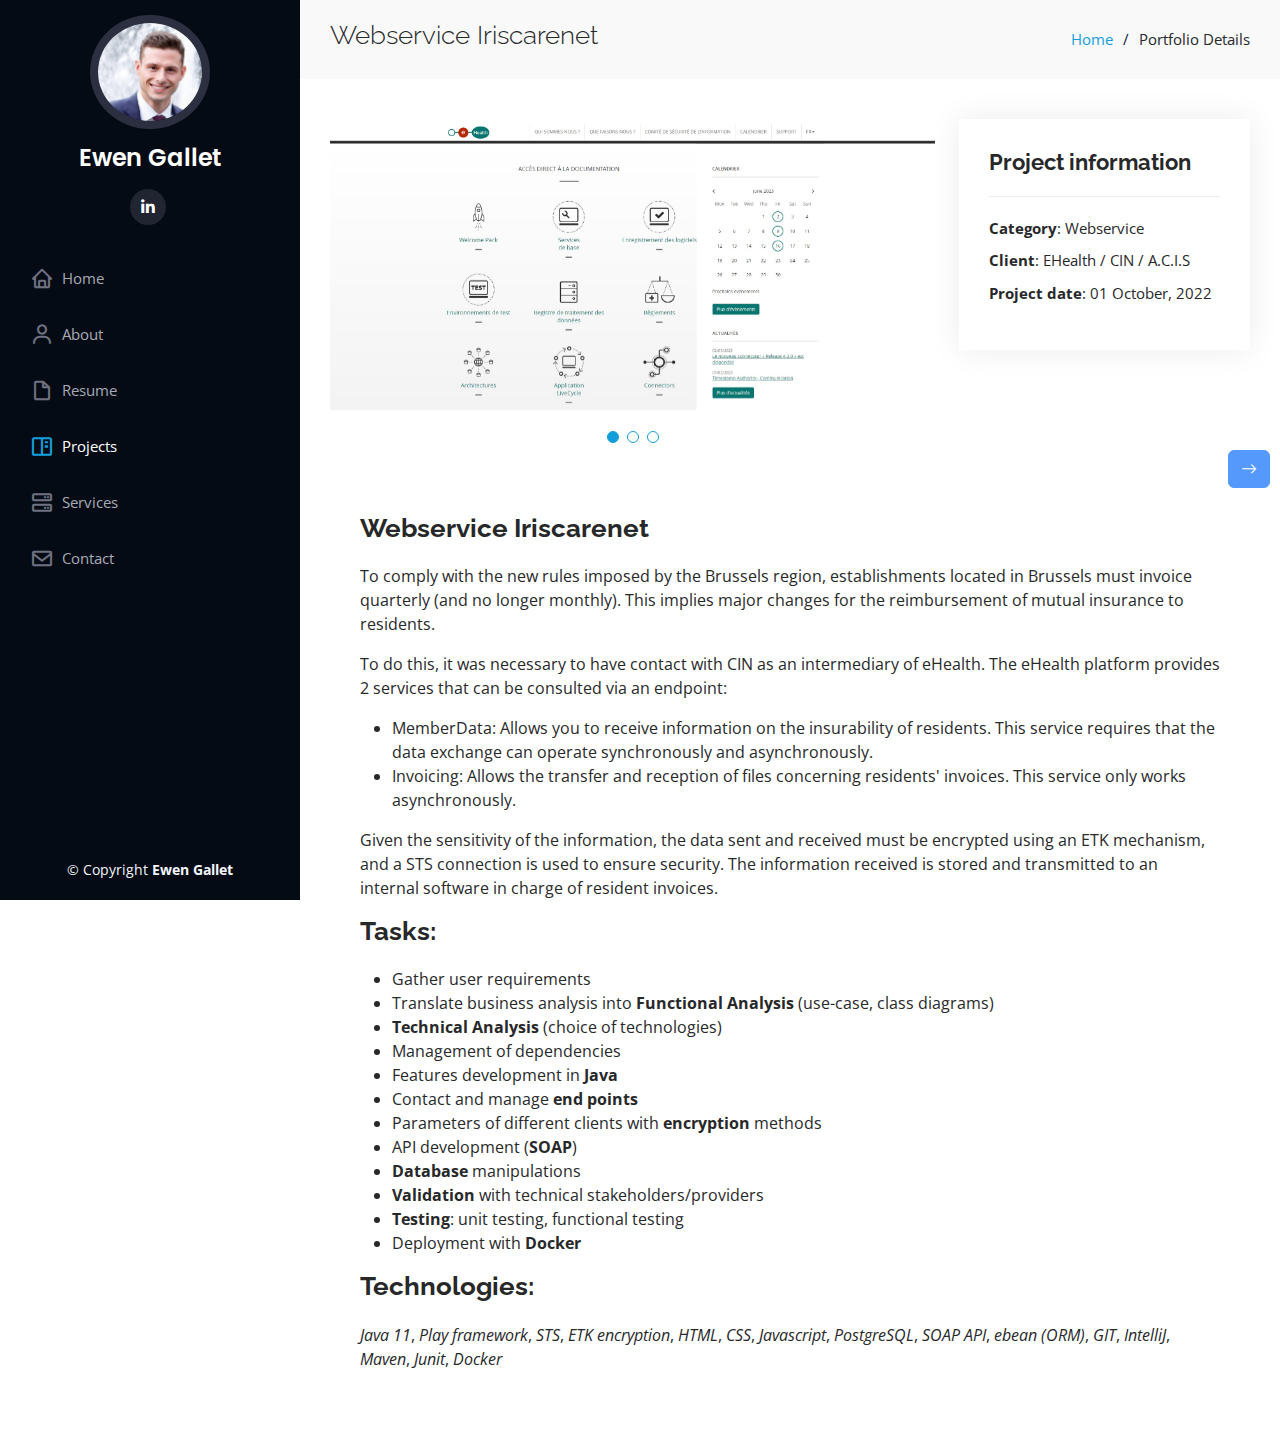
<file: portfolio-details1.html>
<!DOCTYPE html>
<html lang="en">

<head>
  <meta charset="utf-8">
  <meta content="width=device-width, initial-scale=1.0" name="viewport">

  <title>Ewen Gallet</title>
  <meta content="" name="description">
  <meta content="" name="keywords">

  <!-- Favicons -->
  <link href="assets/img/devicon.png" rel="icon">
  <link href="assets/img/apple-touch-icon.png" rel="apple-touch-icon">

  <!-- Google Fonts -->
  <link
    href="https://fonts.googleapis.com/css?family=Open+Sans:300,300i,400,400i,600,600i,700,700i|Raleway:300,300i,400,400i,500,500i,600,600i,700,700i|Poppins:300,300i,400,400i,500,500i,600,600i,700,700i"
    rel="stylesheet">

  <!-- Vendor CSS Files -->
  <link href="assets/vendor/aos/aos.css" rel="stylesheet">
  <link href="assets/vendor/bootstrap/css/bootstrap.min.css" rel="stylesheet">
  <link href="assets/vendor/bootstrap-icons/bootstrap-icons.css" rel="stylesheet">
  <link href="assets/vendor/boxicons/css/boxicons.min.css" rel="stylesheet">
  <link href="assets/vendor/glightbox/css/glightbox.min.css" rel="stylesheet">
  <link href="assets/vendor/swiper/swiper-bundle.min.css" rel="stylesheet">

  <!-- Template Main CSS File -->
  <link href="assets/css/style.css" rel="stylesheet">

  <!-- =======================================================
  * Template Name: iPortfolio
  * Updated: May 30 2023 with Bootstrap v5.3.0
  * Template URL: https://bootstrapmade.com/iportfolio-bootstrap-portfolio-websites-template/
  * Author: BootstrapMade.com
  * License: https://bootstrapmade.com/license/
  ======================================================== -->

</head>

<body>

  <!-- ======= Mobile nav toggle button ======= -->
  <i class="bi bi-list mobile-nav-toggle d-xl-none"></i>

  <!-- ======= Header ======= -->
  <header id="header">
    <div class="d-flex flex-column">

      <div class="profile">
        <img src="assets/img/profile-img.jpg" alt="" class="img-fluid rounded-circle">
        <h1 class="text-light"><a href="index.html">Ewen Gallet</a></h1>
        <div class="social-links mt-3 text-center">
          <a href="https://www.linkedin.com/in/ewen-gallet-7b44a6170/" class="linkedin"><i
              class="bx bxl-linkedin"></i></a>
        </div>
      </div>

      <nav id="navbar" class="nav-menu navbar">
        <ul>
          <li><a href="index.html#hero" class="nav-link scrollto"><i class="bx bx-home"></i>
              <span>Home</span></a></li>
          <li><a href="index.html#about" class="nav-link scrollto"><i class="bx bx-user"></i> <span>About</span></a>
          </li>
          <li><a href="index.html#resume" class="nav-link scrollto"><i class="bx bx-file-blank"></i>
              <span>Resume</span></a></li>
          <li><a href="index.html#projects" class="nav-link scrollto active"><i class="bx bx-book-content"></i>
              <span>Projects</span></a></li>
          <li><a href="index.html#services" class="nav-link scrollto"><i class="bx bx-server"></i>
              <span>Services</span></a></li>
          <li><a href="index.html#contact" class="nav-link scrollto"><i class="bx bx-envelope"></i>
              <span>Contact</span></a></li>
        </ul>
      </nav><!-- .nav-menu -->
    </div>
  </header><!-- End Header -->

  <main id="main">

    <!-- ======= Breadcrumbs ======= -->
    <section id="breadcrumbs" class="breadcrumbs">
      <div class="container">

        <div class="d-flex justify-content-between align-items-center">
          <h2>Webservice Iriscarenet</h2>
          <ol>
            <li><a href="index.html">Home</a></li>
            <li>Portfolio Details</li>
          </ol>
        </div>

      </div>
    </section><!-- End Breadcrumbs -->

    <!-- ======= Portfolio Details Section ======= -->
    <section id="portfolio-details" class="portfolio-details">
      <div class="container">


        <a href="portfolio-details2.html">
          <button title="Next project"  class="btn btn-icon btn-primary btn-transparent btn-hover btnCustomRight">
            <i class="bi bi-arrow-right"></i>
          </button>
        </a>



        <div class="row gy-4">

          <div class="col-lg-8">
            <div class="portfolio-details-slider swiper">
              <div class="swiper-wrapper align-items-center">
                <div class="swiper-slide">
                  <img src="assets/img/portfolio/portfolio-details-1.jpg" alt="">
                </div>
                <div class="swiper-slide">
                  <img src="assets/img/portfolio/portfolio-details-2.jpg" alt="">
                </div>
                <div class="swiper-slide">
                  <img src="assets/img/portfolio/portfolio-details-3.jpg" alt="">
                </div>
              </div>
              <div class="swiper-pagination"></div>

            </div>
          </div>

          <div class="col-lg-4">
            <div class="portfolio-info">
              <h3>Project information</h3>
              <ul>
                <li><strong>Category</strong>: Webservice</li>
                <li><strong>Client</strong>: EHealth / CIN / A.C.I.S</li>
                <li><strong>Project date</strong>: 01 October, 2022</li>
              </ul>
            </div>
          </div>


          <div class="">

            <div class="container">
              <div class="portfolio-description">
                <h2>Webservice Iriscarenet</h2>
                <p>To comply with the new rules imposed by the Brussels region, establishments located in Brussels must
                  invoice quarterly (and no longer monthly).
                  This implies major changes for the reimbursement of mutual insurance to residents.</p>
                <p>
                  To do this, it was necessary to have contact with CIN as an intermediary of eHealth. The eHealth
                  platform provides 2 services that can be consulted via an endpoint:
                </p>
                <ul>
                  <li>MemberData: Allows you to receive information on the insurability of residents. This service
                    requires that the data exchange can operate synchronously and asynchronously.</li>
                  <li>Invoicing: Allows the transfer and reception of files concerning residents' invoices. This service
                    only works asynchronously.</li>
                </ul>
                <p>
                  Given the sensitivity of the information, the data sent and received must be encrypted using an ETK
                  mechanism, and a STS connection is used to ensure security. The information received is stored and
                  transmitted to an internal software in charge of resident invoices.
                </p>
                <h2>Tasks:</h2>
                <ul>
                  <li>Gather user requirements</li>
                  <li>Translate business analysis into <b>Functional Analysis</b> (use-case, class diagrams)</li>
                  <li><b>Technical Analysis</b> (choice of technologies)</li>
                  <li>Management of dependencies</li>
                  <li>Features development in <b>Java</b></li>
                  <li>Contact and manage <b>end points</b></li>
                  <li>Parameters of different clients with <b>encryption</b> methods</li>
                  <li>API development (<b>SOAP</b>)</li>
                  <li><b>Database</b> manipulations</li>
                  <li><b>Validation</b> with technical stakeholders/providers</li>
                  <li><b>Testing</b>: unit testing, functional testing</li>
                  <li>Deployment with <b>Docker</b></li>
                </ul>
                <h2>Technologies:</h2>
                <p><em>Java 11</em>, <em>Play framework</em>, <em>STS</em>, <em>ETK encryption</em>, <em>HTML</em>,
                  <em>CSS</em>, <em>Javascript</em>, <em>PostgreSQL</em>, <em>SOAP API</em>, <em>ebean (ORM)</em>,
                  <em>GIT</em>, <em>IntelliJ</em>, <em>Maven</em>, <em>Junit</em>, <em>Docker</em></p>

              </div>
            </div>
          </div>
        </div>

      </div>
    </section><!-- End Portfolio Details Section -->

  </main><!-- End #main -->

  <!-- ======= Footer ======= -->
  <footer id="footer">
    <div class="container">
      <div class="copyright">
        &copy; Copyright <strong><span>Ewen Gallet</span></strong>
      </div>
      <div class="credits">
      </div>
    </div>
  </footer><!-- End  Footer -->

  <a href="#" class="back-to-top d-flex align-items-center justify-content-center"><i
      class="bi bi-arrow-up-short"></i></a>

  <!-- Vendor JS Files -->
  <script src="assets/vendor/purecounter/purecounter_vanilla.js"></script>
  <script src="assets/vendor/aos/aos.js"></script>
  <script src="assets/vendor/bootstrap/js/bootstrap.bundle.min.js"></script>
  <script src="assets/vendor/glightbox/js/glightbox.min.js"></script>
  <script src="assets/vendor/isotope-layout/isotope.pkgd.min.js"></script>
  <script src="assets/vendor/swiper/swiper-bundle.min.js"></script>
  <script src="assets/vendor/typed.js/typed.umd.js"></script>
  <script src="assets/vendor/waypoints/noframework.waypoints.js"></script>
  <script src="assets/vendor/php-email-form/validate.js"></script>

  <!-- Template Main JS File -->
  <script src="assets/js/main.js"></script>

</body>

</html>
</file>
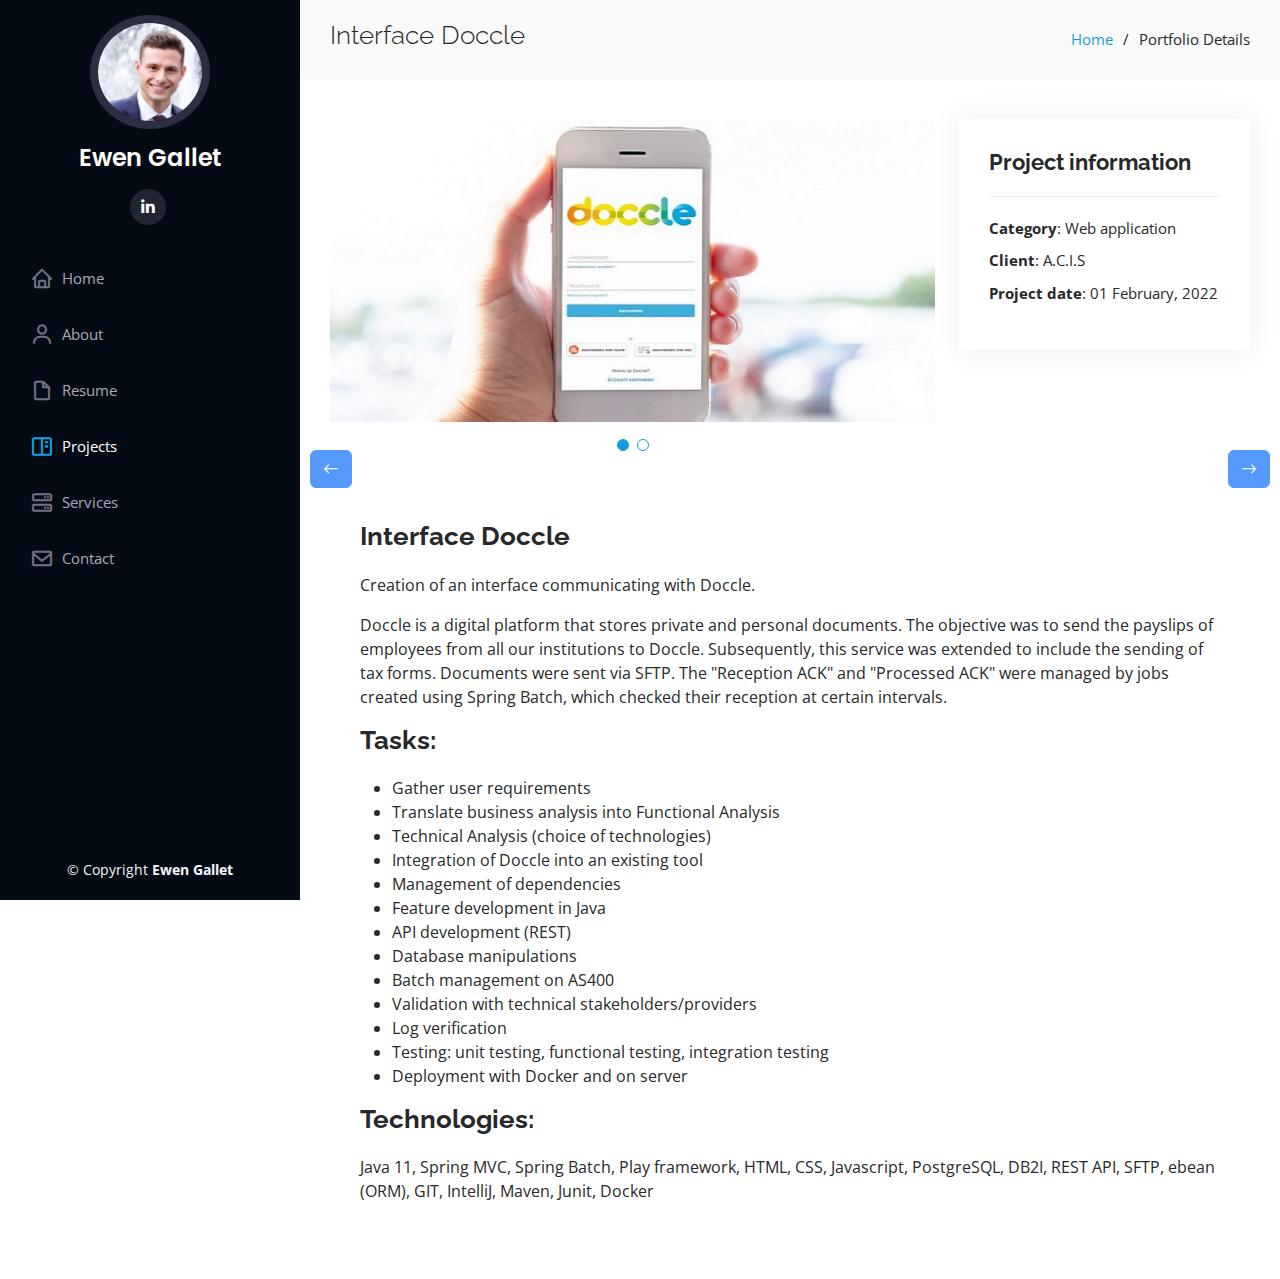
<file: portfolio-details2.html>
<!DOCTYPE html>
<html lang="en">

<head>
  <meta charset="utf-8">
  <meta content="width=device-width, initial-scale=1.0" name="viewport">

  <title>Ewen Gallet</title>
  <meta content="" name="description">
  <meta content="" name="keywords">

  <!-- Favicons -->
  <link href="assets/img/devicon.png" rel="icon">
  <link href="assets/img/apple-touch-icon.png" rel="apple-touch-icon">

  <!-- Google Fonts -->
  <link href="https://fonts.googleapis.com/css?family=Open+Sans:300,300i,400,400i,600,600i,700,700i|Raleway:300,300i,400,400i,500,500i,600,600i,700,700i|Poppins:300,300i,400,400i,500,500i,600,600i,700,700i" rel="stylesheet">

  <!-- Vendor CSS Files -->
  <link href="assets/vendor/aos/aos.css" rel="stylesheet">
  <link href="assets/vendor/bootstrap/css/bootstrap.min.css" rel="stylesheet">
  <link href="assets/vendor/bootstrap-icons/bootstrap-icons.css" rel="stylesheet">
  <link href="assets/vendor/boxicons/css/boxicons.min.css" rel="stylesheet">
  <link href="assets/vendor/glightbox/css/glightbox.min.css" rel="stylesheet">
  <link href="assets/vendor/swiper/swiper-bundle.min.css" rel="stylesheet">

  <!-- Template Main CSS File -->
  <link href="assets/css/style.css" rel="stylesheet">

  <!-- =======================================================
  * Template Name: iPortfolio
  * Updated: May 30 2023 with Bootstrap v5.3.0
  * Template URL: https://bootstrapmade.com/iportfolio-bootstrap-portfolio-websites-template/
  * Author: BootstrapMade.com
  * License: https://bootstrapmade.com/license/
  ======================================================== -->
  
</head>

<body>

  <!-- ======= Mobile nav toggle button ======= -->
  <i class="bi bi-list mobile-nav-toggle d-xl-none"></i>

  <!-- ======= Header ======= -->
  <header id="header">
    <div class="d-flex flex-column">

      <div class="profile">
        <img src="assets/img/profile-img.jpg" alt="" class="img-fluid rounded-circle">
        <h1 class="text-light"><a href="index.html">Ewen Gallet</a></h1>
        <div class="social-links mt-3 text-center">
          <a href="https://www.linkedin.com/in/ewen-gallet-7b44a6170/" class="linkedin"><i class="bx bxl-linkedin"></i></a>
        </div>
      </div>

      <nav id="navbar" class="nav-menu navbar">
        <ul>
          <li><a href="index.html#hero" class="nav-link scrollto"><i class="bx bx-home"></i> <span>Home</span></a></li>
          <li><a href="index.html#about" class="nav-link scrollto"><i class="bx bx-user"></i> <span>About</span></a></li>
          <li><a href="index.html#resume" class="nav-link scrollto"><i class="bx bx-file-blank"></i> <span>Resume</span></a></li>
          <li><a href="index.html#projects" class="nav-link scrollto active"><i class="bx bx-book-content"></i> <span>Projects</span></a></li>
          <li><a href="index.html#services" class="nav-link scrollto"><i class="bx bx-server"></i> <span>Services</span></a></li>
          <li><a href="index.html#contact" class="nav-link scrollto"><i class="bx bx-envelope"></i> <span>Contact</span></a></li>
        </ul>
      </nav><!-- .nav-menu -->
    </div>
  </header><!-- End Header -->

  <main id="main">

    <!-- ======= Breadcrumbs ======= -->
    <section id="breadcrumbs" class="breadcrumbs">
      <div class="container">

        <div class="d-flex justify-content-between align-items-center">
          <h2>Interface Doccle</h2>
          <ol>
            <li><a href="index.html">Home</a></li>
            <li>Portfolio Details</li>
          </ol>
        </div>

      </div>
    </section><!-- End Breadcrumbs -->

    <!-- ======= Portfolio Details Section ======= -->
    <section id="portfolio-details" class="portfolio-details">
      <div class="container">

        <a href="portfolio-details1.html">
          <button title="Previous project" class="btn btn-icon btn-primary btn-transparent btn-hover btnCustomLeft">
            <i class="bi bi-arrow-left"></i>
          </button>
        </a>
        <a href="portfolio-details3.html">
          <button title="Next project"  class="btn btn-icon btn-primary btn-transparent btn-hover btnCustomRight">
            <i class="bi bi-arrow-right"></i>
          </button>
        </a>

        <div class="row gy-4">

          <div class="col-lg-8">
            <div class="portfolio-details-slider swiper">
              <div class="swiper-wrapper align-items-center">
                <div class="swiper-slide">
                  <img src="assets/img/portfolio/portfolio-details2-1.jpg" alt="">
                </div>
                <div class="swiper-slide">
                  <img src="assets/img/portfolio/portfolio-details2-2.jpg" alt="">
                </div>
                
              </div>
              <div class="swiper-pagination"></div>
            </div>
          </div>
        
          <div class="col-lg-4">
            <div class="portfolio-info">
              <h3>Project information</h3>
              <ul>
                <li><strong>Category</strong>: Web application</li>
                <li><strong>Client</strong>: A.C.I.S</li>
                <li><strong>Project date</strong>: 01 February, 2022</li>
              </ul>
            </div>
          </div>


          <div class="">
              
              <div class="container">
                <div class="portfolio-description">
                  <h2>Interface Doccle</h2>
                  <p>
                    Creation of an interface communicating with Doccle. </p>
                    <p>
                    Doccle is a digital platform that stores private and personal documents. The objective was to send the payslips of employees from all our institutions to Doccle. Subsequently, this service was extended to include the sending of tax forms.
                    Documents were sent via SFTP. The "Reception ACK" and "Processed ACK" were managed by jobs created using Spring Batch, which checked their reception at certain intervals.
                  </p>
                  
                  <h2>Tasks:</h2>
                  <ul>
                    <li>Gather user requirements</li>
                    <li>Translate business analysis into Functional Analysis</li>
                    <li>Technical Analysis (choice of technologies)</li>
                    <li>Integration of Doccle into an existing tool</li>
                    <li>Management of dependencies</li>
                    <li>Feature development in Java</li>
                    <li>API development (REST)</li>
                    <li>Database manipulations</li>
                    <li>Batch management on AS400</li>
                    <li>Validation with technical stakeholders/providers</li>
                    <li>Log verification</li>
                    <li>Testing: unit testing, functional testing, integration testing</li>
                    <li>Deployment with Docker and on server</li>
                  </ul>
                  
                  <h2>Technologies:</h2>
                  <p>
                    Java 11, Spring MVC, Spring Batch, Play framework, HTML, CSS, Javascript, PostgreSQL, DB2I, REST API, SFTP, ebean (ORM), GIT, IntelliJ, Maven, Junit, Docker
                  </p>
                </div>
              </div>
            </div>
        </div>

      </div>
    </section><!-- End Portfolio Details Section -->

  </main><!-- End #main -->

  <!-- ======= Footer ======= -->
  <footer id="footer">
    <div class="container">
      <div class="copyright">
        &copy; Copyright <strong><span>Ewen Gallet</span></strong>
      </div>
      <div class="credits">

      </div>
    </div>
  </footer><!-- End  Footer -->

  <a href="#" class="back-to-top d-flex align-items-center justify-content-center"><i class="bi bi-arrow-up-short"></i></a>
  <!-- Vendor JS Files -->
  <script src="assets/vendor/purecounter/purecounter_vanilla.js"></script>
  <script src="assets/vendor/aos/aos.js"></script>
  <script src="assets/vendor/bootstrap/js/bootstrap.bundle.min.js"></script>
  <script src="assets/vendor/glightbox/js/glightbox.min.js"></script>
  <script src="assets/vendor/isotope-layout/isotope.pkgd.min.js"></script>
  <script src="assets/vendor/swiper/swiper-bundle.min.js"></script>
  <script src="assets/vendor/typed.js/typed.umd.js"></script>
  <script src="assets/vendor/waypoints/noframework.waypoints.js"></script>
  <script src="assets/vendor/php-email-form/validate.js"></script>

  <!-- Template Main JS File -->
  <script src="assets/js/main.js"></script>

</body>

</html>
</file>
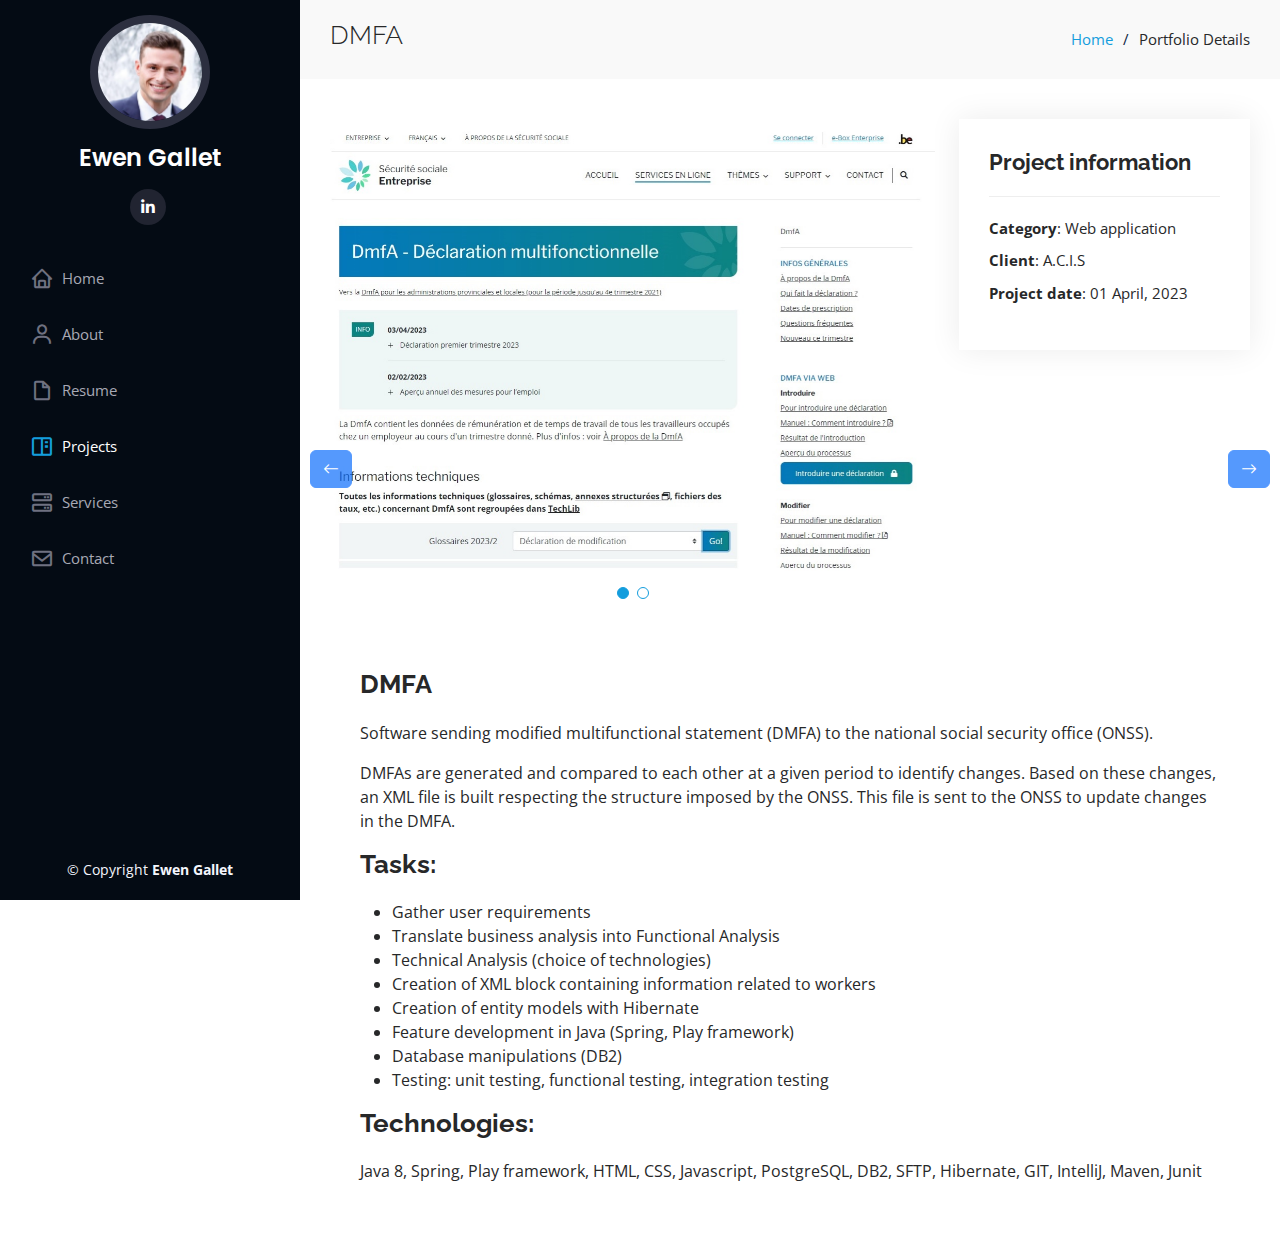
<file: portfolio-details3.html>
<!DOCTYPE html>
<html lang="en">

<head>
  <meta charset="utf-8">
  <meta content="width=device-width, initial-scale=1.0" name="viewport">

  <title>Ewen Gallet</title>
  <meta content="" name="description">
  <meta content="" name="keywords">

  <!-- Favicons -->
  <link href="assets/img/devicon.png" rel="icon">
  <link href="assets/img/apple-touch-icon.png" rel="apple-touch-icon">

  <!-- Google Fonts -->
  <link
    href="https://fonts.googleapis.com/css?family=Open+Sans:300,300i,400,400i,600,600i,700,700i|Raleway:300,300i,400,400i,500,500i,600,600i,700,700i|Poppins:300,300i,400,400i,500,500i,600,600i,700,700i"
    rel="stylesheet">

  <!-- Vendor CSS Files -->
  <link href="assets/vendor/aos/aos.css" rel="stylesheet">
  <link href="assets/vendor/bootstrap/css/bootstrap.min.css" rel="stylesheet">
  <link href="assets/vendor/bootstrap-icons/bootstrap-icons.css" rel="stylesheet">
  <link href="assets/vendor/boxicons/css/boxicons.min.css" rel="stylesheet">
  <link href="assets/vendor/glightbox/css/glightbox.min.css" rel="stylesheet">
  <link href="assets/vendor/swiper/swiper-bundle.min.css" rel="stylesheet">

  <!-- Template Main CSS File -->
  <link href="assets/css/style.css" rel="stylesheet">

  <!-- =======================================================
  * Template Name: iPortfolio
  * Updated: May 30 2023 with Bootstrap v5.3.0
  * Template URL: https://bootstrapmade.com/iportfolio-bootstrap-portfolio-websites-template/
  * Author: BootstrapMade.com
  * License: https://bootstrapmade.com/license/
  ======================================================== -->

</head>

<body>

  <!-- ======= Mobile nav toggle button ======= -->
  <i class="bi bi-list mobile-nav-toggle d-xl-none"></i>

  <!-- ======= Header ======= -->
  <header id="header">
    <div class="d-flex flex-column">

      <div class="profile">
        <img src="assets/img/profile-img.jpg" alt="" class="img-fluid rounded-circle">
        <h1 class="text-light"><a href="index.html">Ewen Gallet</a></h1>
        <div class="social-links mt-3 text-center">
          <a href="https://www.linkedin.com/in/ewen-gallet-7b44a6170/" class="linkedin"><i
              class="bx bxl-linkedin"></i></a>
        </div>
      </div>

      <nav id="navbar" class="nav-menu navbar">
        <ul>
          <li><a href="index.html#hero" class="nav-link scrollto"><i class="bx bx-home"></i>
              <span>Home</span></a></li>
          <li><a href="index.html#about" class="nav-link scrollto"><i class="bx bx-user"></i> <span>About</span></a>
          </li>
          <li><a href="index.html#resume" class="nav-link scrollto"><i class="bx bx-file-blank"></i>
              <span>Resume</span></a></li>
          <li><a href="index.html#projects" class="nav-link scrollto active"><i class="bx bx-book-content"></i>
              <span>Projects</span></a></li>
          <li><a href="index.html#services" class="nav-link scrollto"><i class="bx bx-server"></i>
              <span>Services</span></a></li>
          <li><a href="index.html#contact" class="nav-link scrollto"><i class="bx bx-envelope"></i>
              <span>Contact</span></a></li>
        </ul>
      </nav><!-- .nav-menu -->
    </div>
  </header><!-- End Header -->

  <main id="main">

    <!-- ======= Breadcrumbs ======= -->
    <section id="breadcrumbs" class="breadcrumbs">
      <div class="container">

        <div class="d-flex justify-content-between align-items-center">
          <h2>DMFA</h2>
          <ol>
            <li><a href="index.html">Home</a></li>
            <li>Portfolio Details</li>
          </ol>
        </div>

      </div>
    </section><!-- End Breadcrumbs -->

    <!-- ======= Portfolio Details Section ======= -->
    <section id="portfolio-details" class="portfolio-details">
      <div class="container">

        <a href="portfolio-details2.html">
          <button title="Previous project" class="btn btn-icon btn-primary btn-transparent btn-hover btnCustomLeft">
            <i class="bi bi-arrow-left"></i>
          </button>
        </a>
        <a href="portfolio-details4.html">
          <button title="Next project"  class="btn btn-icon btn-primary btn-transparent btn-hover btnCustomRight">
            <i class="bi bi-arrow-right"></i>
          </button>
        </a>

        <div class="row gy-4">

          <div class="col-lg-8">
            <div class="portfolio-details-slider swiper">
              <div class="swiper-wrapper align-items-center">
                <div class="swiper-slide">
                  <img src="assets/img/portfolio/portfolio-details3-1.jpg" alt="">
                </div>
                <div class="swiper-slide">
                  <img src="assets/img/portfolio/portfolio-details3-2.jpg" alt="">
                </div>

              </div>
              <div class="swiper-pagination"></div>
            </div>
          </div>

          <div class="col-lg-4">
            <div class="portfolio-info">
              <h3>Project information</h3>
              <ul>
                <li><strong>Category</strong>: Web application</li>
                <li><strong>Client</strong>: A.C.I.S</li>
                <li><strong>Project date</strong>: 01 April, 2023</li>
              </ul>
            </div>
          </div>


          <div class="">

            <div class="container">
              <div class="portfolio-description">
                <h2>DMFA</h2>
                <p>
                  Software sending modified multifunctional statement (DMFA) to the national social security office
                  (ONSS). </p>
                <p>
                  DMFAs are generated and compared to each other at a given period to identify changes. Based on these
                  changes, an XML file is built respecting the structure imposed by the ONSS.
                  This file is sent to the ONSS to update changes in the DMFA.
                </p>

                <h2>Tasks:</h2>
                <ul>
                  <li>Gather user requirements</li>
                  <li>Translate business analysis into Functional Analysis</li>
                  <li>Technical Analysis (choice of technologies)</li>
                  <li>Creation of XML block containing information related to workers</li>
                  <li>Creation of entity models with Hibernate</li>
                  <li>Feature development in Java (Spring, Play framework)</li>
                  <li>Database manipulations (DB2)</li>
                  <li>Testing: unit testing, functional testing, integration testing</li>
                </ul>

                <h2>Technologies:</h2>
                <p>
                  Java 8, Spring, Play framework, HTML, CSS, Javascript, PostgreSQL, DB2, SFTP, Hibernate, GIT, IntelliJ,
                  Maven, Junit
                </p>

              </div>
            </div>
          </div>
        </div>

      </div>
    </section><!-- End Portfolio Details Section -->

  </main><!-- End #main -->

  <!-- ======= Footer ======= -->
  <footer id="footer">
    <div class="container">
      <div class="copyright">
        &copy; Copyright <strong><span>Ewen Gallet</span></strong>
      </div>
      <div class="credits">

      </div>
    </div>
  </footer><!-- End  Footer -->

  <a href="#" class="back-to-top d-flex align-items-center justify-content-center"><i class="bi bi-arrow-up-short"></i></a>

  <!-- <a href="index.html#projects" class="back-to-left d-flex align-items-center justify-content-center active"><i
      class="bi bi-arrow-left-short"></i></a> -->
  <!-- Vendor JS Files -->
  <script src="assets/vendor/purecounter/purecounter_vanilla.js"></script>
  <script src="assets/vendor/aos/aos.js"></script>
  <script src="assets/vendor/bootstrap/js/bootstrap.bundle.min.js"></script>
  <script src="assets/vendor/glightbox/js/glightbox.min.js"></script>
  <script src="assets/vendor/isotope-layout/isotope.pkgd.min.js"></script>
  <script src="assets/vendor/swiper/swiper-bundle.min.js"></script>
  <script src="assets/vendor/typed.js/typed.umd.js"></script>
  <script src="assets/vendor/waypoints/noframework.waypoints.js"></script>
  <script src="assets/vendor/php-email-form/validate.js"></script>

  <!-- Template Main JS File -->
  <script src="assets/js/main.js"></script>

</body>

</html>
</file>
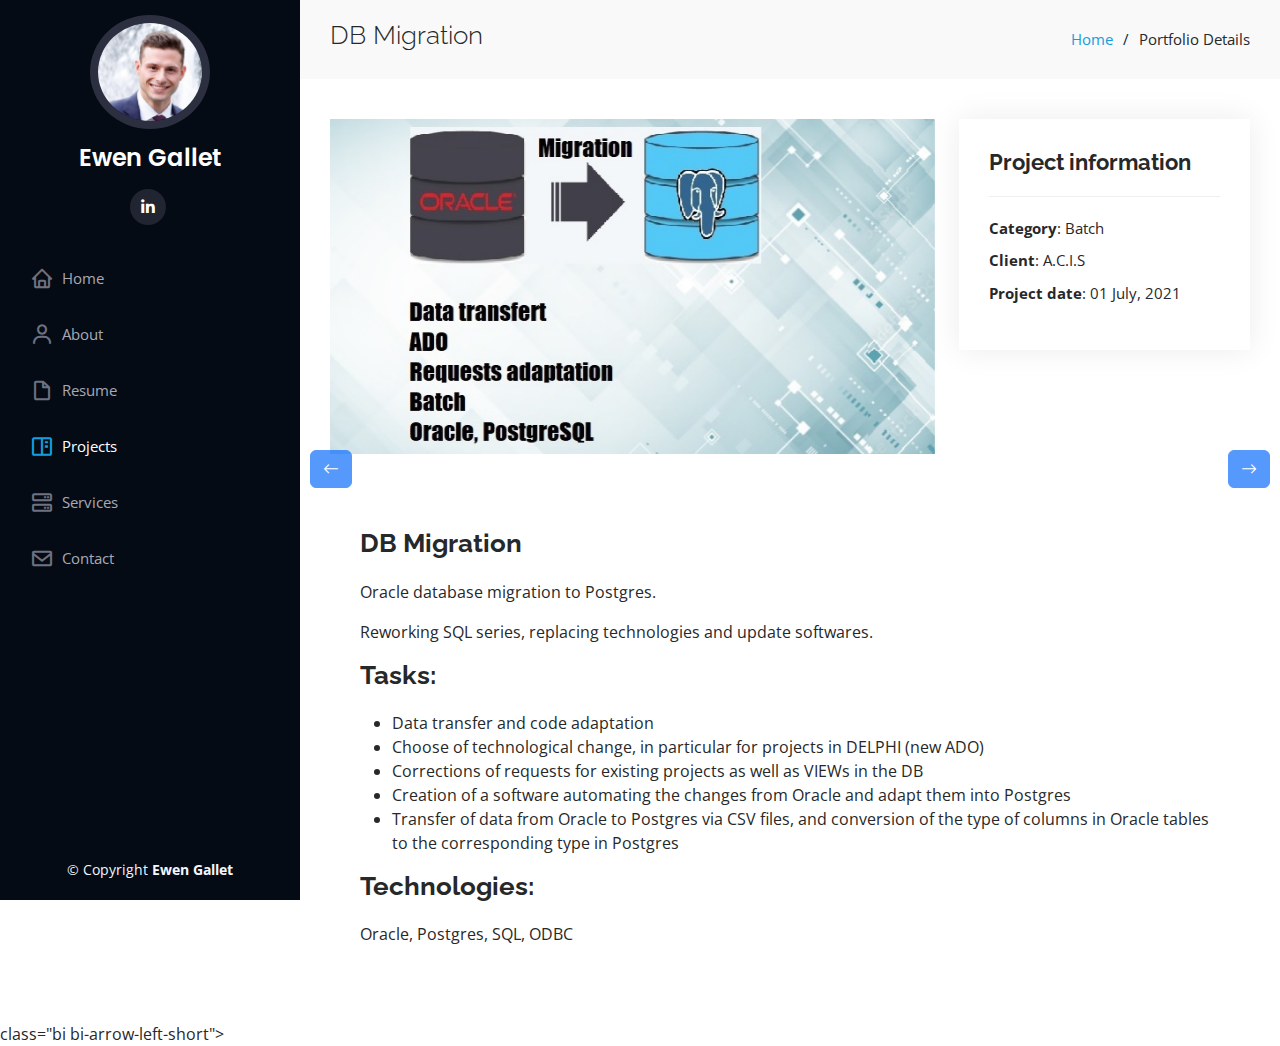
<file: portfolio-details4.html>
<!DOCTYPE html>
<html lang="en">

<head>
  <meta charset="utf-8">
  <meta content="width=device-width, initial-scale=1.0" name="viewport">

  <title>Ewen Gallet</title>
  <meta content="" name="description">
  <meta content="" name="keywords">

  <!-- Favicons -->
  <link href="assets/img/devicon.png" rel="icon">
  <link href="assets/img/apple-touch-icon.png" rel="apple-touch-icon">

  <!-- Google Fonts -->
  <link
    href="https://fonts.googleapis.com/css?family=Open+Sans:300,300i,400,400i,600,600i,700,700i|Raleway:300,300i,400,400i,500,500i,600,600i,700,700i|Poppins:300,300i,400,400i,500,500i,600,600i,700,700i"
    rel="stylesheet">

  <!-- Vendor CSS Files -->
  <link href="assets/vendor/aos/aos.css" rel="stylesheet">
  <link href="assets/vendor/bootstrap/css/bootstrap.min.css" rel="stylesheet">
  <link href="assets/vendor/bootstrap-icons/bootstrap-icons.css" rel="stylesheet">
  <link href="assets/vendor/boxicons/css/boxicons.min.css" rel="stylesheet">
  <link href="assets/vendor/glightbox/css/glightbox.min.css" rel="stylesheet">
  <link href="assets/vendor/swiper/swiper-bundle.min.css" rel="stylesheet">

  <!-- Template Main CSS File -->
  <link href="assets/css/style.css" rel="stylesheet">

  <!-- =======================================================
  * Template Name: iPortfolio
  * Updated: May 30 2023 with Bootstrap v5.3.0
  * Template URL: https://bootstrapmade.com/iportfolio-bootstrap-portfolio-websites-template/
  * Author: BootstrapMade.com
  * License: https://bootstrapmade.com/license/
  ======================================================== -->

</head>

<body>

  <!-- ======= Mobile nav toggle button ======= -->
  <i class="bi bi-list mobile-nav-toggle d-xl-none"></i>

  <!-- ======= Header ======= -->
  <header id="header">
    <div class="d-flex flex-column">

      <div class="profile">
        <img src="assets/img/profile-img.jpg" alt="" class="img-fluid rounded-circle">
        <h1 class="text-light"><a href="index.html">Ewen Gallet</a></h1>
        <div class="social-links mt-3 text-center">
          <a href="https://www.linkedin.com/in/ewen-gallet-7b44a6170/" class="linkedin"><i
              class="bx bxl-linkedin"></i></a>
        </div>
      </div>

      <nav id="navbar" class="nav-menu navbar">
        <ul>
          <li><a href="index.html#hero" class="nav-link scrollto "><i class="bx bx-home"></i>
              <span>Home</span></a></li>
          <li><a href="index.html#about" class="nav-link scrollto"><i class="bx bx-user"></i> <span>About</span></a>
          </li>
          <li><a href="index.html#resume" class="nav-link scrollto"><i class="bx bx-file-blank"></i>
              <span>Resume</span></a></li>
          <li><a href="index.html#projects" class="nav-link scrollto active"><i class="bx bx-book-content"></i>
              <span>Projects</span></a></li>
          <li><a href="index.html#services" class="nav-link scrollto"><i class="bx bx-server"></i>
              <span>Services</span></a></li>
          <li><a href="index.html#contact" class="nav-link scrollto"><i class="bx bx-envelope"></i>
              <span>Contact</span></a></li>
        </ul>
      </nav><!-- .nav-menu -->
    </div>
  </header><!-- End Header -->

  <main id="main">

    <!-- ======= Breadcrumbs ======= -->
    <section id="breadcrumbs" class="breadcrumbs">
      <div class="container">

        <div class="d-flex justify-content-between align-items-center">
          <h2>DB Migration</h2>
          <ol>
            <li><a href="index.html">Home</a></li>
            <li>Portfolio Details</li>
          </ol>
        </div>

      </div>
    </section><!-- End Breadcrumbs -->

    <!-- ======= Portfolio Details Section ======= -->
    <section id="portfolio-details" class="portfolio-details">
      <div class="container">

        <a href="portfolio-details3.html">
          <button title="Previous project" class="btn btn-icon btn-primary btn-transparent btn-hover btnCustomLeft">
            <i class="bi bi-arrow-left"></i>
          </button>
        </a>
        <a href="portfolio-details5.html">
          <button title="Next project"  class="btn btn-icon btn-primary btn-transparent btn-hover btnCustomRight">
            <i class="bi bi-arrow-right"></i>
          </button>
        </a>

        <div class="row gy-4">

          <div class="col-lg-8">
            <div class="portfolio-details-slider swiper">
              <div class="swiper-wrapper align-items-center">
                <div class="swiper-slide">
                  <img src="assets/img/portfolio/portfolio-details4-1.jpg" alt="">
                </div>

              </div>
              <div class="swiper-pagination"></div>
            </div>
          </div>

          <!-- <div class="col-lg-8">
            <div class="portfolio-details-slider swiper">
              <div class="swiper-wrapper align-items-center">
                <div class="swiper-slide">
                  <img src="assets/img/portfolio/portfolio-details3-1.jpg" alt="">
                </div>
                <div class="swiper-slide">
                  <img src="assets/img/portfolio/portfolio-details3-2.jpg" alt="">
                </div>

              </div>
              <div class="swiper-pagination"></div>
            </div>
          </div> -->

          
          <div class="col-lg-4">
            <div class="portfolio-info">
              <h3>Project information</h3>
              <ul>
                <li><strong>Category</strong>: Batch</li>
                <li><strong>Client</strong>: A.C.I.S</li>
                <li><strong>Project date</strong>: 01 July, 2021</li>
              </ul>
            </div>
          </div>


          <div class="">

            <div class="container">
              <div class="portfolio-description">
                <h2>DB Migration</h2>
                <p>
                  Oracle database migration to Postgres. </p>
                <p>
                  Reworking SQL series, replacing technologies and update softwares.
                </p>

                <h2>Tasks:</h2>
                <ul>
                  <li>Data transfer and code adaptation</li>
                  <li>Choose of technological change, in particular for projects in DELPHI (new ADO)</li>
                  <li>Corrections of requests for existing projects as well as VIEWs in the DB</li>
                  <li>Creation of a software automating the changes from Oracle and adapt them into Postgres</li>
                  <li>Transfer of data from Oracle to Postgres via CSV files, and conversion of the type of columns in
                    Oracle tables to the corresponding type in Postgres</li>
                </ul>

                <h2>Technologies:</h2>
                <p>
                  Oracle, Postgres, SQL, ODBC
                </p>

              </div>
            </div>
          </div>
        </div>

      </div>
    </section><!-- End Portfolio Details Section -->

  </main><!-- End #main -->

  <!-- ======= Footer ======= -->
  <footer id="footer">
    <div class="container">
      <div class="copyright">
        &copy; Copyright <strong><span>Ewen Gallet</span></strong>
      </div>
      <div class="credits">

      </div>
    </div>
  </footer><!-- End  Footer -->

  <a href="#" class="back-to-top d-flex align-items-center justify-content-center"><i class="bi bi-arrow-up-short"></i></a>

  <!-- <a href="index.html#projects" class="back-to-left d-flex align-items-center justify-content-center active"><i -->
      class="bi bi-arrow-left-short"></i></a>
  <!-- Vendor JS Files -->
  <script src="assets/vendor/purecounter/purecounter_vanilla.js"></script>
  <script src="assets/vendor/aos/aos.js"></script>
  <script src="assets/vendor/bootstrap/js/bootstrap.bundle.min.js"></script>
  <script src="assets/vendor/glightbox/js/glightbox.min.js"></script>
  <script src="assets/vendor/isotope-layout/isotope.pkgd.min.js"></script>
  <script src="assets/vendor/swiper/swiper-bundle.min.js"></script>
  <script src="assets/vendor/typed.js/typed.umd.js"></script>
  <script src="assets/vendor/waypoints/noframework.waypoints.js"></script>
  <script src="assets/vendor/php-email-form/validate.js"></script>

  <!-- Template Main JS File -->
  <script src="assets/js/main.js"></script>

</body>

</html>
</file>
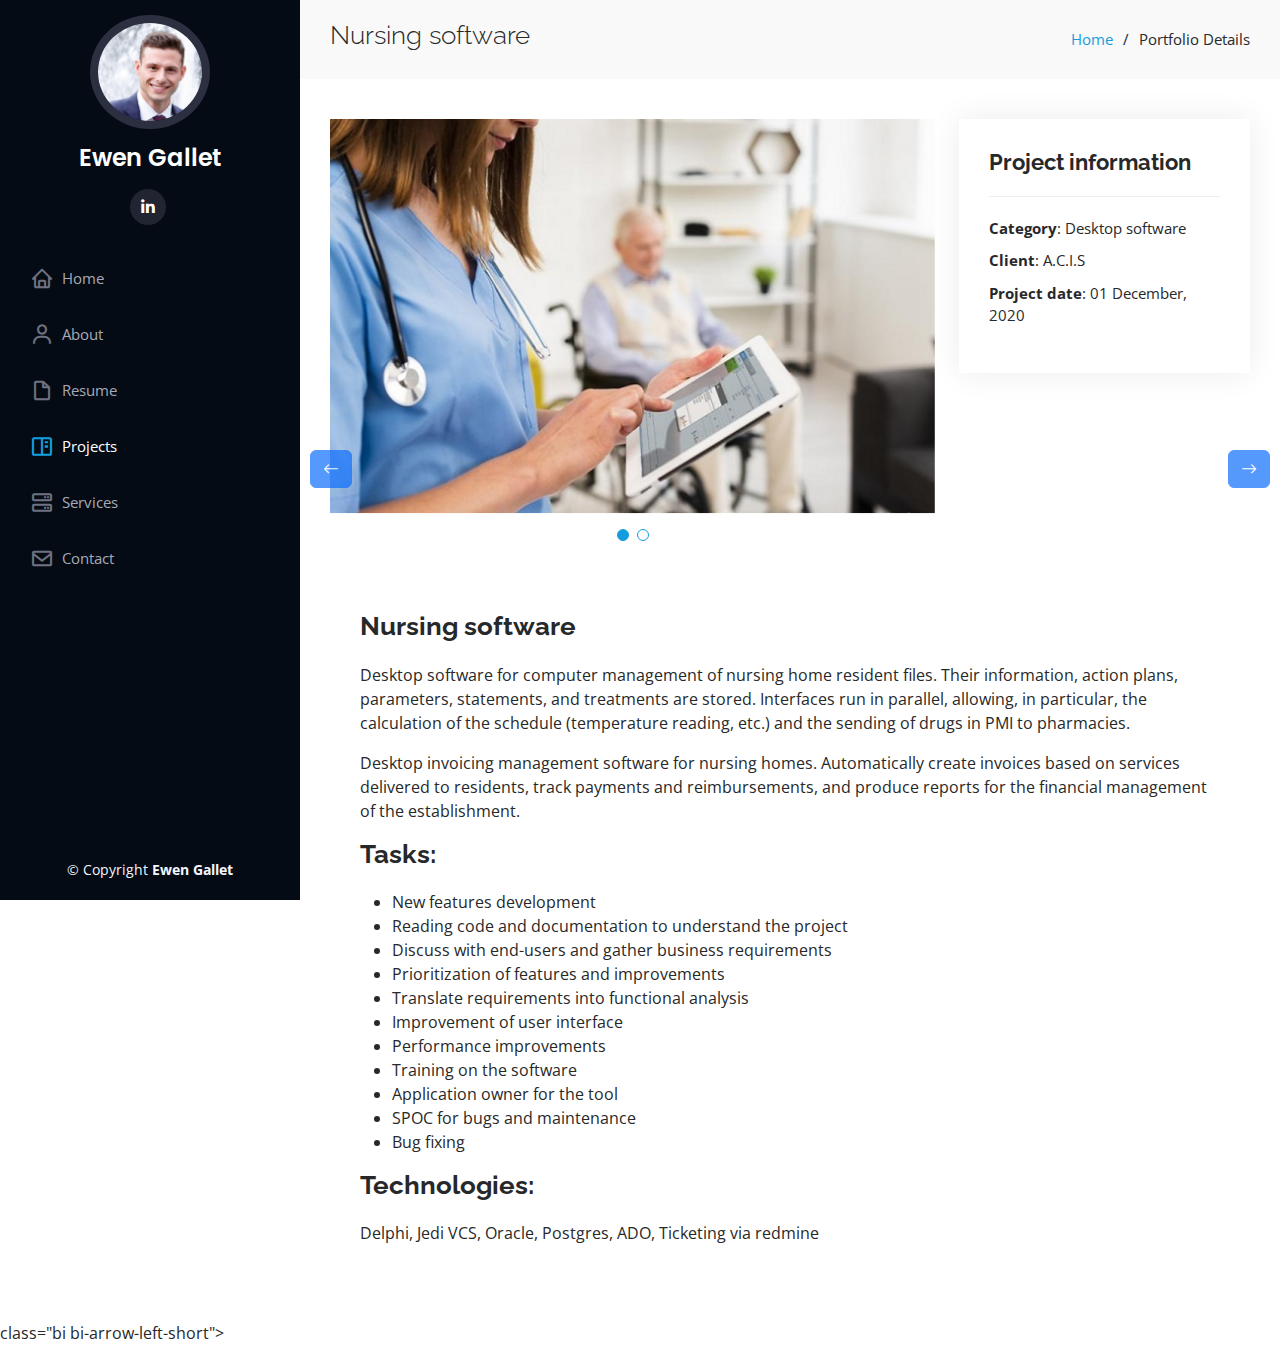
<file: portfolio-details5.html>
<!DOCTYPE html>
<html lang="en">

<head>
  <meta charset="utf-8">
  <meta content="width=device-width, initial-scale=1.0" name="viewport">

  <title>Ewen Gallet</title>
  <meta content="" name="description">
  <meta content="" name="keywords">

  <!-- Favicons -->
  <link href="assets/img/devicon.png" rel="icon">
  <link href="assets/img/apple-touch-icon.png" rel="apple-touch-icon">

  <!-- Google Fonts -->
  <link
    href="https://fonts.googleapis.com/css?family=Open+Sans:300,300i,400,400i,600,600i,700,700i|Raleway:300,300i,400,400i,500,500i,600,600i,700,700i|Poppins:300,300i,400,400i,500,500i,600,600i,700,700i"
    rel="stylesheet">

  <!-- Vendor CSS Files -->
  <link href="assets/vendor/aos/aos.css" rel="stylesheet">
  <link href="assets/vendor/bootstrap/css/bootstrap.min.css" rel="stylesheet">
  <link href="assets/vendor/bootstrap-icons/bootstrap-icons.css" rel="stylesheet">
  <link href="assets/vendor/boxicons/css/boxicons.min.css" rel="stylesheet">
  <link href="assets/vendor/glightbox/css/glightbox.min.css" rel="stylesheet">
  <link href="assets/vendor/swiper/swiper-bundle.min.css" rel="stylesheet">

  <!-- Template Main CSS File -->
  <link href="assets/css/style.css" rel="stylesheet">

  <!-- =======================================================
  * Template Name: iPortfolio
  * Updated: May 30 2023 with Bootstrap v5.3.0
  * Template URL: https://bootstrapmade.com/iportfolio-bootstrap-portfolio-websites-template/
  * Author: BootstrapMade.com
  * License: https://bootstrapmade.com/license/
  ======================================================== -->

</head>

<body>

  <!-- ======= Mobile nav toggle button ======= -->
  <i class="bi bi-list mobile-nav-toggle d-xl-none"></i>

  <!-- ======= Header ======= -->
  <header id="header">
    <div class="d-flex flex-column">

      <div class="profile">
        <img src="assets/img/profile-img.jpg" alt="" class="img-fluid rounded-circle">
        <h1 class="text-light"><a href="index.html">Ewen Gallet</a></h1>
        <div class="social-links mt-3 text-center">
          <a href="https://www.linkedin.com/in/ewen-gallet-7b44a6170/" class="linkedin"><i
              class="bx bxl-linkedin"></i></a>
        </div>
      </div>

      <nav id="navbar" class="nav-menu navbar">
        <ul>
          <li><a href="index.html#hero" class="nav-link scrollto "><i class="bx bx-home"></i>
              <span>Home</span></a></li>
          <li><a href="index.html#about" class="nav-link scrollto"><i class="bx bx-user"></i> <span>About</span></a>
          </li>
          <li><a href="index.html#resume" class="nav-link scrollto"><i class="bx bx-file-blank"></i>
              <span>Resume</span></a></li>
          <li><a href="index.html#projects" class="nav-link scrollto active"><i class="bx bx-book-content"></i>
              <span>Projects</span></a></li>
          <li><a href="index.html#services" class="nav-link scrollto"><i class="bx bx-server"></i>
              <span>Services</span></a></li>
          <li><a href="index.html#contact" class="nav-link scrollto"><i class="bx bx-envelope"></i>
              <span>Contact</span></a></li>
        </ul>
      </nav><!-- .nav-menu -->
    </div>
  </header><!-- End Header -->

  <main id="main">

    <!-- ======= Breadcrumbs ======= -->
    <section id="breadcrumbs" class="breadcrumbs">
      <div class="container">

        <div class="d-flex justify-content-between align-items-center">
          <h2>Nursing software</h2>
          <ol>
            <li><a href="index.html">Home</a></li>
            <li>Portfolio Details</li>
          </ol>
        </div>

      </div>
    </section><!-- End Breadcrumbs -->

    <!-- ======= Portfolio Details Section ======= -->
    <section id="portfolio-details" class="portfolio-details">
      <div class="container">

        <a href="portfolio-details4.html">
          <button title="Previous project" class="btn btn-icon btn-primary btn-transparent btn-hover btnCustomLeft">
            <i class="bi bi-arrow-left"></i>
          </button>
        </a>
        <a href="portfolio-details6.html">
          <button title="Next project"  class="btn btn-icon btn-primary btn-transparent btn-hover btnCustomRight">
            <i class="bi bi-arrow-right"></i>
          </button>
        </a>

        <div class="row gy-4">

          <div class="col-lg-8">
            <div class="portfolio-details-slider swiper">
              <div class="swiper-wrapper align-items-center">
                <div class="swiper-slide">
                  <img src="assets/img/portfolio/portfolio-details5-1.jpg" alt="">
                </div>
                <div class="swiper-slide">
                  <img src="assets/img/portfolio/portfolio-details5-2.jpg" alt="">
                </div>
                
              </div>
              <div class="swiper-pagination"></div>
            </div>
          </div>

          <div class="col-lg-4">
            <div class="portfolio-info">
              <h3>Project information</h3>
              <ul>
                <li><strong>Category</strong>: Desktop software</li>
                <li><strong>Client</strong>: A.C.I.S</li>
                <li><strong>Project date</strong>: 01 December, 2020</li>
              </ul>
            </div>
          </div>


          <div class="">

            <div class="container">
              <div class="portfolio-description">
                <h2>Nursing software</h2>
                <p>
                  Desktop software for computer management of nursing home resident files. Their information, action plans, parameters, statements, and treatments are stored. Interfaces run in parallel, allowing, in particular, the calculation of the schedule (temperature reading, etc.) and the sending of drugs in PMI to pharmacies.
                </p>
                
                <p>
                  Desktop invoicing management software for nursing homes. Automatically create invoices based on services delivered to residents, track payments and reimbursements, and produce reports for the financial management of the establishment.
                </p>
                
                <h2>Tasks:</h2>
                <ul>
                  <li>New features development</li>
                  <li>Reading code and documentation to understand the project</li>
                  <li>Discuss with end-users and gather business requirements</li>
                  <li>Prioritization of features and improvements</li>
                  <li>Translate requirements into functional analysis</li>
                  <li>Improvement of user interface</li>
                  <li>Performance improvements</li>
                  <li>Training on the software</li>
                  <li>Application owner for the tool</li>
                  <li>SPOC for bugs and maintenance</li>
                  <li>Bug fixing</li>
                </ul>
                
                <h2>Technologies:</h2>
                <p>
                  Delphi, Jedi VCS, Oracle, Postgres, ADO, Ticketing via redmine
                </p>

              </div>
            </div>
          </div>
        </div>

      </div>
    </section><!-- End Portfolio Details Section -->

  </main><!-- End #main -->

  <!-- ======= Footer ======= -->
  <footer id="footer">
    <div class="container">
      <div class="copyright">
        &copy; Copyright <strong><span>Ewen Gallet</span></strong>
      </div>
      <div class="credits">

      </div>
    </div>
  </footer><!-- End  Footer -->

  <a href="#" class="back-to-top d-flex align-items-center justify-content-center"><i class="bi bi-arrow-up-short"></i></a>

  <!-- <a href="index.html#projects" class="back-to-left d-flex align-items-center justify-content-center active"><i -->
      class="bi bi-arrow-left-short"></i></a>
  <!-- Vendor JS Files -->
  <script src="assets/vendor/purecounter/purecounter_vanilla.js"></script>
  <script src="assets/vendor/aos/aos.js"></script>
  <script src="assets/vendor/bootstrap/js/bootstrap.bundle.min.js"></script>
  <script src="assets/vendor/glightbox/js/glightbox.min.js"></script>
  <script src="assets/vendor/isotope-layout/isotope.pkgd.min.js"></script>
  <script src="assets/vendor/swiper/swiper-bundle.min.js"></script>
  <script src="assets/vendor/typed.js/typed.umd.js"></script>
  <script src="assets/vendor/waypoints/noframework.waypoints.js"></script>
  <script src="assets/vendor/php-email-form/validate.js"></script>

  <!-- Template Main JS File -->
  <script src="assets/js/main.js"></script>

</body>

</html>
</file>
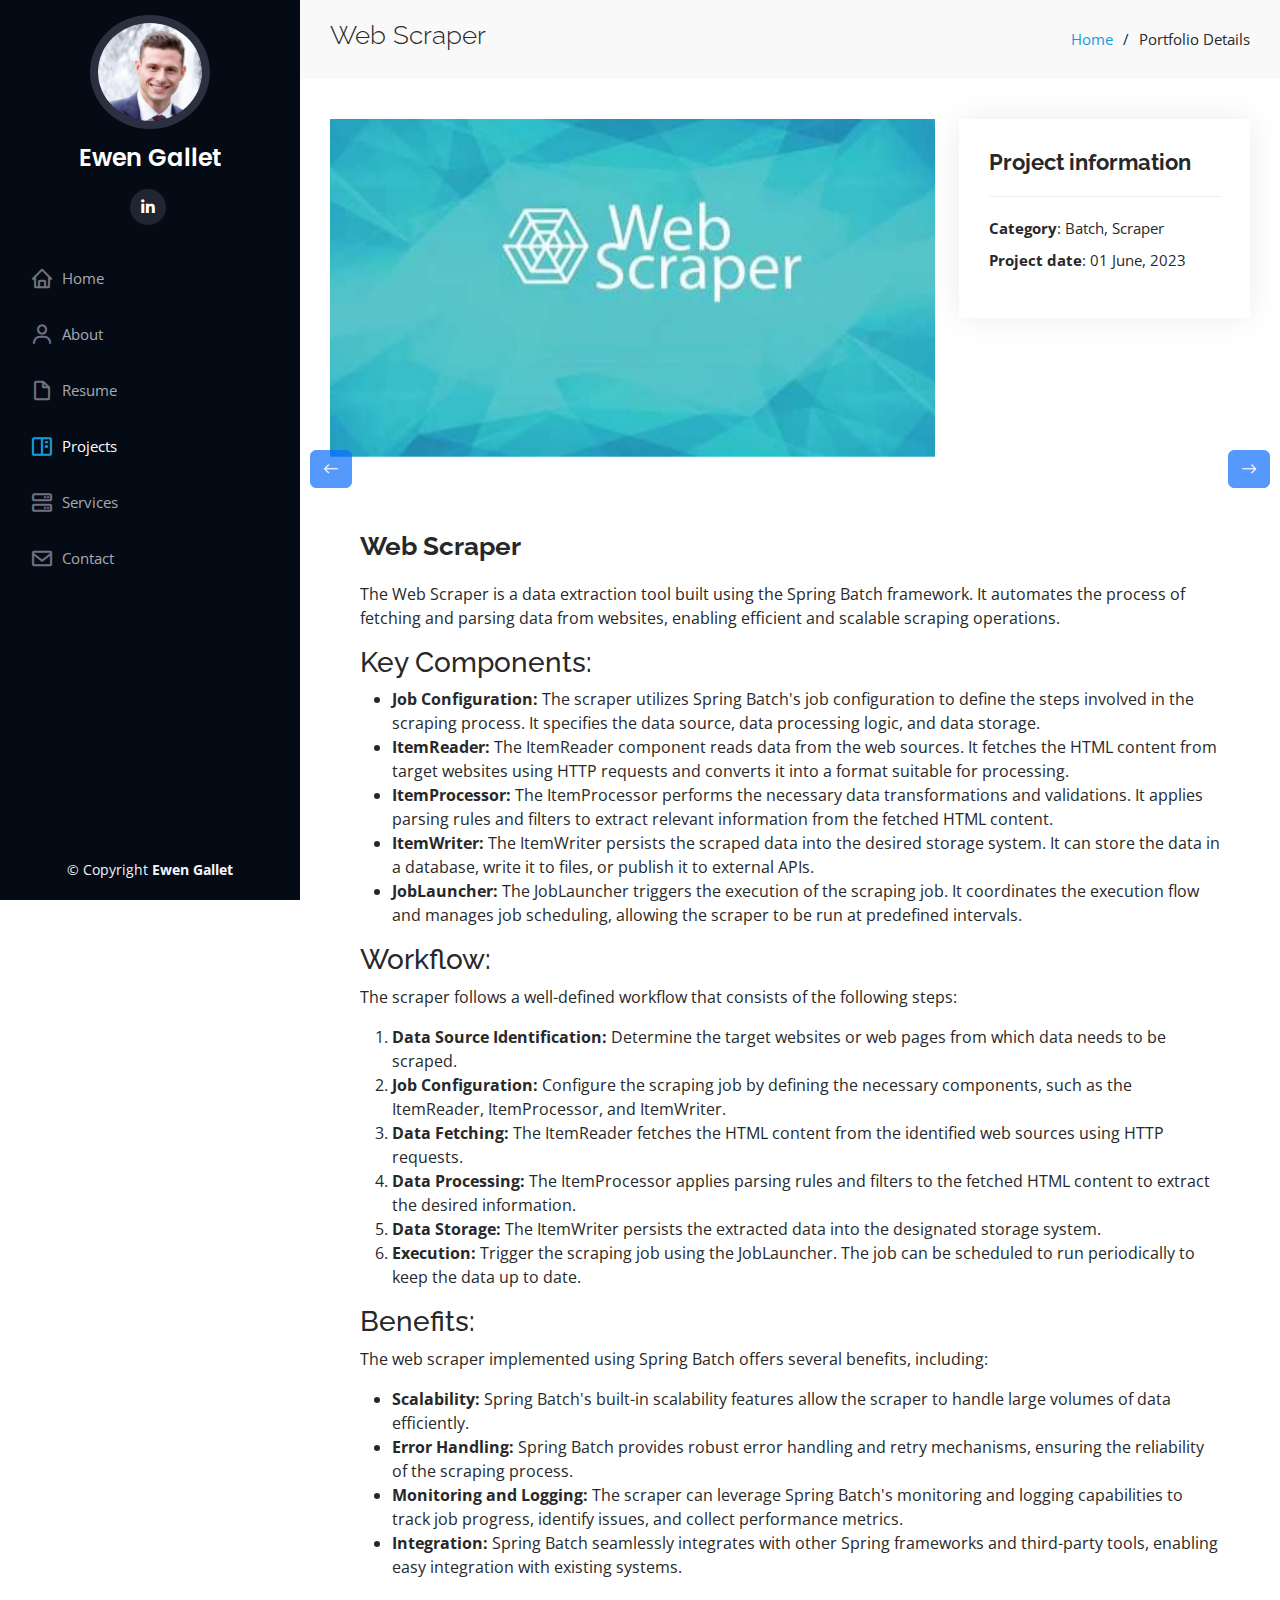
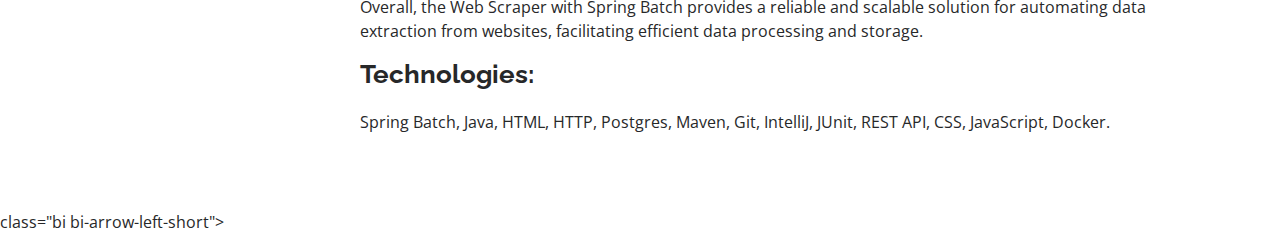
<file: portfolio-details6.html>
<!DOCTYPE html>
<html lang="en">

<head>
  <meta charset="utf-8">
  <meta content="width=device-width, initial-scale=1.0" name="viewport">

  <title>Ewen Gallet</title>
  <meta content="" name="description">
  <meta content="" name="keywords">

  <!-- Favicons -->
  <link href="assets/img/devicon.png" rel="icon">
  <link href="assets/img/apple-touch-icon.png" rel="apple-touch-icon">

  <!-- Google Fonts -->
  <link
    href="https://fonts.googleapis.com/css?family=Open+Sans:300,300i,400,400i,600,600i,700,700i|Raleway:300,300i,400,400i,500,500i,600,600i,700,700i|Poppins:300,300i,400,400i,500,500i,600,600i,700,700i"
    rel="stylesheet">

  <!-- Vendor CSS Files -->
  <link href="assets/vendor/aos/aos.css" rel="stylesheet">
  <link href="assets/vendor/bootstrap/css/bootstrap.min.css" rel="stylesheet">
  <link href="assets/vendor/bootstrap-icons/bootstrap-icons.css" rel="stylesheet">
  <link href="assets/vendor/boxicons/css/boxicons.min.css" rel="stylesheet">
  <link href="assets/vendor/glightbox/css/glightbox.min.css" rel="stylesheet">
  <link href="assets/vendor/swiper/swiper-bundle.min.css" rel="stylesheet">

  <!-- Template Main CSS File -->
  <link href="assets/css/style.css" rel="stylesheet">

  <!-- =======================================================
  * Template Name: iPortfolio
  * Updated: May 30 2023 with Bootstrap v5.3.0
  * Template URL: https://bootstrapmade.com/iportfolio-bootstrap-portfolio-websites-template/
  * Author: BootstrapMade.com
  * License: https://bootstrapmade.com/license/
  ======================================================== -->

</head>

<body>

  <!-- ======= Mobile nav toggle button ======= -->
  <i class="bi bi-list mobile-nav-toggle d-xl-none"></i>

  <!-- ======= Header ======= -->
  <header id="header">
    <div class="d-flex flex-column">

      <div class="profile">
        <img src="assets/img/profile-img.jpg" alt="" class="img-fluid rounded-circle">
        <h1 class="text-light"><a href="index.html">Ewen Gallet</a></h1>
        <div class="social-links mt-3 text-center">
          <a href="https://www.linkedin.com/in/ewen-gallet-7b44a6170/" class="linkedin"><i
              class="bx bxl-linkedin"></i></a>
        </div>
      </div>

      <nav id="navbar" class="nav-menu navbar">
        <ul>
          <li><a href="index.html#hero" class="nav-link scrollto "><i class="bx bx-home"></i>
              <span>Home</span></a></li>
          <li><a href="index.html#about" class="nav-link scrollto"><i class="bx bx-user"></i> <span>About</span></a>
          </li>
          <li><a href="index.html#resume" class="nav-link scrollto"><i class="bx bx-file-blank"></i>
              <span>Resume</span></a></li>
          <li><a href="index.html#projects" class="nav-link scrollto active"><i class="bx bx-book-content"></i>
              <span>Projects</span></a></li>
          <li><a href="index.html#services" class="nav-link scrollto"><i class="bx bx-server"></i>
              <span>Services</span></a></li>
          <li><a href="index.html#contact" class="nav-link scrollto"><i class="bx bx-envelope"></i>
              <span>Contact</span></a></li>
        </ul>
      </nav><!-- .nav-menu -->
    </div>
  </header><!-- End Header -->

  <main id="main">

    <!-- ======= Breadcrumbs ======= -->
    <section id="breadcrumbs" class="breadcrumbs">
      <div class="container">

        <div class="d-flex justify-content-between align-items-center">
          <h2>Web Scraper</h2>
          <ol>
            <li><a href="index.html">Home</a></li>
            <li>Portfolio Details</li>
          </ol>
        </div>

      </div>
    </section><!-- End Breadcrumbs -->

    <!-- ======= Portfolio Details Section ======= -->
    <section id="portfolio-details" class="portfolio-details">
      <div class="container">

        <a href="portfolio-details5.html">
          <button title="Previous project" class="btn btn-icon btn-primary btn-transparent btn-hover btnCustomLeft">
            <i class="bi bi-arrow-left"></i>
          </button>
        </a>
        <a href="portfolio-details7.html">
          <button title="Next project"  class="btn btn-icon btn-primary btn-transparent btn-hover btnCustomRight">
            <i class="bi bi-arrow-right"></i>
          </button>
        </a>

        <div class="row gy-4">

          <div class="col-lg-8">
            <div class="portfolio-details-slider swiper">
              <div class="swiper-wrapper align-items-center">
                <div class="swiper-slide">
                  <img src="assets/img/portfolio/portfolio-details6-1.jpg" alt="">
                </div>
                

              </div>
              <div class="swiper-pagination"></div>
            </div>
          </div>

          <div class="col-lg-4">
            <div class="portfolio-info">
              <h3>Project information</h3>
              <ul>
                <li><strong>Category</strong>: Batch, Scraper</li>
                <li><strong>Project date</strong>: 01 June, 2023</li>
              </ul>
            </div>
          </div>


          <div class="">

            <div class="container">
              <div class="portfolio-description">
                <h2>Web Scraper</h2>

                <p>
                  The Web Scraper is a data extraction tool built using the Spring Batch framework. It automates the
                  process of fetching and parsing data from websites, enabling efficient and scalable scraping
                  operations.
                </p>

                <h3>Key Components:</h3>

                <ul>
                  <li><b>Job Configuration:</b> The scraper utilizes Spring Batch's job configuration to define the
                    steps involved in the scraping process. It specifies the data source, data processing logic, and
                    data storage.</li>
                  <li><b>ItemReader:</b> The ItemReader component reads data from the web sources. It fetches the HTML
                    content from target websites using HTTP requests and converts it into a format suitable for
                    processing.</li>
                  <li><b>ItemProcessor:</b> The ItemProcessor performs the necessary data transformations and
                    validations. It applies parsing rules and filters to extract relevant information from the fetched
                    HTML content.</li>
                  <li><b>ItemWriter:</b> The ItemWriter persists the scraped data into the desired storage system. It
                    can store the data in a database, write it to files, or publish it to external APIs.</li>
                  <li><b>JobLauncher:</b> The JobLauncher triggers the execution of the scraping job. It coordinates the
                    execution flow and manages job scheduling, allowing the scraper to be run at predefined intervals.
                  </li>
                </ul>

                <h3>Workflow:</h3>

                <p>
                  The scraper follows a well-defined workflow that consists of the following steps:
                </p>

                <ol>
                  <li><b>Data Source Identification:</b> Determine the target websites or web pages from which data
                    needs to be scraped.</li>
                  <li><b>Job Configuration:</b> Configure the scraping job by defining the necessary components, such as
                    the ItemReader, ItemProcessor, and ItemWriter.</li>
                  <li><b>Data Fetching:</b> The ItemReader fetches the HTML content from the identified web sources
                    using HTTP requests.</li>
                  <li><b>Data Processing:</b> The ItemProcessor applies parsing rules and filters to the fetched HTML
                    content to extract the desired information.</li>
                  <li><b>Data Storage:</b> The ItemWriter persists the extracted data into the designated storage
                    system.</li>
                  <li><b>Execution:</b> Trigger the scraping job using the JobLauncher. The job can be scheduled to run
                    periodically to keep the data up to date.</li>
                </ol>

                <h3>Benefits:</h3>

                <p>
                  The web scraper implemented using Spring Batch offers several benefits, including:
                </p>

                <ul>
                  <li><b>Scalability:</b> Spring Batch's built-in scalability features allow the scraper to handle large
                    volumes of data efficiently.</li>
                  <li><b>Error Handling:</b> Spring Batch provides robust error handling and retry mechanisms, ensuring
                    the reliability of the scraping process.</li>
                  <li><b>Monitoring and Logging:</b> The scraper can leverage Spring Batch's monitoring and logging
                    capabilities to track job progress, identify issues, and collect performance metrics.</li>
                  <li><b>Integration:</b> Spring Batch seamlessly integrates with other Spring frameworks and
                    third-party tools, enabling easy integration with existing systems.</li>
                </ul>

                <p>
                  Overall, the Web Scraper with Spring Batch provides a reliable and scalable solution for automating
                  data extraction from websites, facilitating efficient data processing and storage.
                </p>
                
                <h2>Technologies:</h2>
                <p>Spring Batch, Java, HTML, HTTP, Postgres, Maven, Git, IntelliJ, JUnit, REST API, CSS, JavaScript, Docker.</p>

              </div>
            </div>
          </div>
        </div>

      </div>
    </section><!-- End Portfolio Details Section -->

  </main><!-- End #main -->

  <!-- ======= Footer ======= -->
  <footer id="footer">
    <div class="container">
      <div class="copyright">
        &copy; Copyright <strong><span>Ewen Gallet</span></strong>
      </div>
      <div class="credits">

      </div>
    </div>
  </footer><!-- End  Footer -->

  <a href="#" class="back-to-top d-flex align-items-center justify-content-center"><i class="bi bi-arrow-up-short"></i></a>

  <!-- <a href="index.html#projects" class="back-to-left d-flex align-items-center justify-content-center active"><i -->
      class="bi bi-arrow-left-short"></i></a>
  <!-- Vendor JS Files -->
  <script src="assets/vendor/purecounter/purecounter_vanilla.js"></script>
  <script src="assets/vendor/aos/aos.js"></script>
  <script src="assets/vendor/bootstrap/js/bootstrap.bundle.min.js"></script>
  <script src="assets/vendor/glightbox/js/glightbox.min.js"></script>
  <script src="assets/vendor/isotope-layout/isotope.pkgd.min.js"></script>
  <script src="assets/vendor/swiper/swiper-bundle.min.js"></script>
  <script src="assets/vendor/typed.js/typed.umd.js"></script>
  <script src="assets/vendor/waypoints/noframework.waypoints.js"></script>
  <script src="assets/vendor/php-email-form/validate.js"></script>

  <!-- Template Main JS File -->
  <script src="assets/js/main.js"></script>

</body>

</html>
</file>
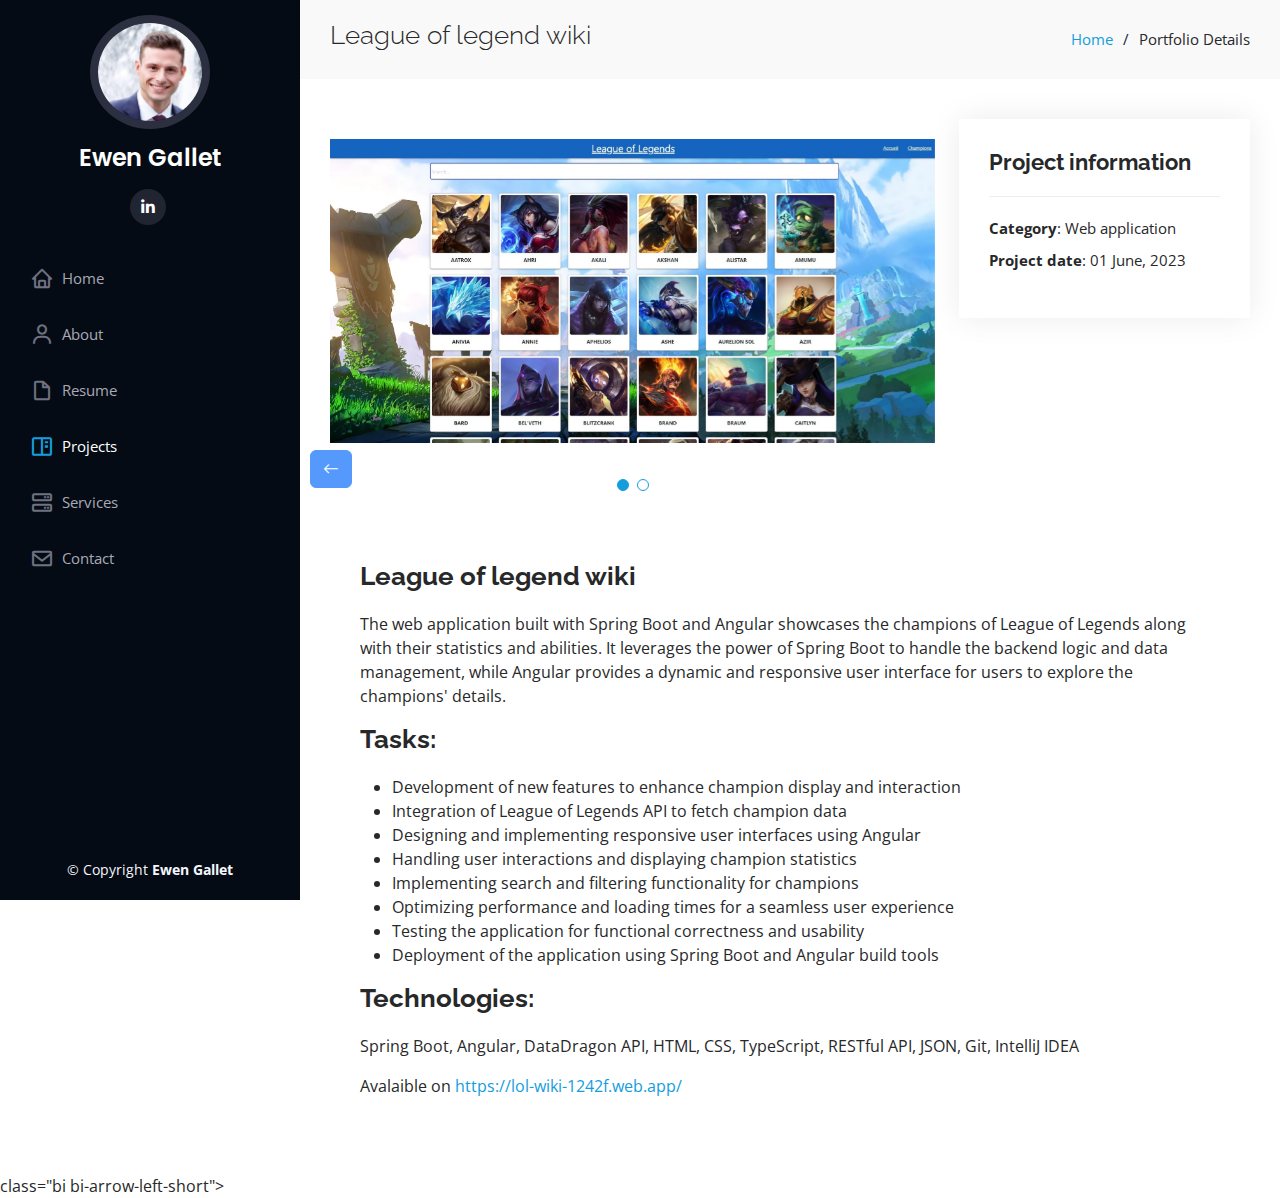
<file: portfolio-details7.html>
<!DOCTYPE html>
<html lang="en">

<head>
  <meta charset="utf-8">
  <meta content="width=device-width, initial-scale=1.0" name="viewport">

  <title>Ewen Gallet</title>
  <meta content="" name="description">
  <meta content="" name="keywords">

  <!-- Favicons -->
  <link href="assets/img/devicon.png" rel="icon">
  <link href="assets/img/apple-touch-icon.png" rel="apple-touch-icon">

  <!-- Google Fonts -->
  <link
    href="https://fonts.googleapis.com/css?family=Open+Sans:300,300i,400,400i,600,600i,700,700i|Raleway:300,300i,400,400i,500,500i,600,600i,700,700i|Poppins:300,300i,400,400i,500,500i,600,600i,700,700i"
    rel="stylesheet">

  <!-- Vendor CSS Files -->
  <link href="assets/vendor/aos/aos.css" rel="stylesheet">
  <link href="assets/vendor/bootstrap/css/bootstrap.min.css" rel="stylesheet">
  <link href="assets/vendor/bootstrap-icons/bootstrap-icons.css" rel="stylesheet">
  <link href="assets/vendor/boxicons/css/boxicons.min.css" rel="stylesheet">
  <link href="assets/vendor/glightbox/css/glightbox.min.css" rel="stylesheet">
  <link href="assets/vendor/swiper/swiper-bundle.min.css" rel="stylesheet">

  <!-- Template Main CSS File -->
  <link href="assets/css/style.css" rel="stylesheet">

  <!-- =======================================================
  * Template Name: iPortfolio
  * Updated: May 30 2023 with Bootstrap v5.3.0
  * Template URL: https://bootstrapmade.com/iportfolio-bootstrap-portfolio-websites-template/
  * Author: BootstrapMade.com
  * License: https://bootstrapmade.com/license/
  ======================================================== -->

</head>

<body>

  <!-- ======= Mobile nav toggle button ======= -->
  <i class="bi bi-list mobile-nav-toggle d-xl-none"></i>

  <!-- ======= Header ======= -->
  <header id="header">
    <div class="d-flex flex-column">

      <div class="profile">
        <img src="assets/img/profile-img.jpg" alt="" class="img-fluid rounded-circle">
        <h1 class="text-light"><a href="index.html">Ewen Gallet</a></h1>
        <div class="social-links mt-3 text-center">
          <a href="https://www.linkedin.com/in/ewen-gallet-7b44a6170/" class="linkedin"><i
              class="bx bxl-linkedin"></i></a>
        </div>
      </div>

      <nav id="navbar" class="nav-menu navbar">
        <ul>
          <li><a href="index.html#hero" class="nav-link scrollto "><i class="bx bx-home"></i>
              <span>Home</span></a></li>
          <li><a href="index.html#about" class="nav-link scrollto"><i class="bx bx-user"></i> <span>About</span></a>
          </li>
          <li><a href="index.html#resume" class="nav-link scrollto"><i class="bx bx-file-blank"></i>
              <span>Resume</span></a></li>
          <li><a href="index.html#projects" class="nav-link scrollto active"><i class="bx bx-book-content"></i>
              <span>Projects</span></a></li>
          <li><a href="index.html#services" class="nav-link scrollto"><i class="bx bx-server"></i>
              <span>Services</span></a></li>
          <li><a href="index.html#contact" class="nav-link scrollto"><i class="bx bx-envelope"></i>
              <span>Contact</span></a></li>
        </ul>
      </nav><!-- .nav-menu -->
    </div>
  </header><!-- End Header -->

  <main id="main">

    <!-- ======= Breadcrumbs ======= -->
    <section id="breadcrumbs" class="breadcrumbs">
      <div class="container">

        <div class="d-flex justify-content-between align-items-center">
          <h2>League of legend wiki</h2>
          <ol>
            <li><a href="index.html">Home</a></li>
            <li>Portfolio Details</li>
          </ol>
        </div>

      </div>
    </section><!-- End Breadcrumbs -->

    <!-- ======= Portfolio Details Section ======= -->
    <section id="portfolio-details" class="portfolio-details">
      <div class="container">

        <a href="portfolio-details6.html">
          <button title="Previous project" class="btn btn-icon btn-primary btn-transparent btn-hover btnCustomLeft">
            <i class="bi bi-arrow-left"></i>
          </button>
        </a>

        <div class="row gy-4">

          <div class="col-lg-8">
            <div class="portfolio-details-slider swiper">
              <div class="swiper-wrapper align-items-center">
                <div class="swiper-slide">
                  <img src="assets/img/portfolio/portfolio-details7-1.jpg" alt="">
                </div>
                <div class="swiper-slide">
                  <img src="assets/img/portfolio/portfolio-details7-2.jpg" alt="">
                </div>

              </div>
              <div class="swiper-pagination"></div>
            </div>
          </div>

          <div class="col-lg-4">
            <div class="portfolio-info">
              <h3>Project information</h3>
              <ul>
                <li><strong>Category</strong>: Web application</li>
                <li><strong>Project date</strong>: 01 June, 2023</li>
              </ul>
            </div>
          </div>


          <div class="">

            <div class="container">
              <div class="portfolio-description">
                <h2>League of legend wiki</h2>

                <p>
                  The web application built with Spring Boot and Angular showcases the champions of League of Legends
                  along with their statistics and abilities. It leverages the power of Spring Boot to handle the backend
                  logic and data management, while Angular provides a dynamic and responsive user interface for users to
                  explore the champions' details.
                </p>
                <h2>Tasks:</h2>
                <ul>
                  <li>Development of new features to enhance champion display and interaction</li>
                  <li>Integration of League of Legends API to fetch champion data</li>
                  <li>Designing and implementing responsive user interfaces using Angular</li>
                  <li>Handling user interactions and displaying champion statistics</li>
                  <li>Implementing search and filtering functionality for champions</li>
                  <li>Optimizing performance and loading times for a seamless user experience</li>
                  <li>Testing the application for functional correctness and usability</li>
                  <li>Deployment of the application using Spring Boot and Angular build tools</li>
                </ul>
                <h2>Technologies:</h2>
                <p>
                  Spring Boot, Angular, DataDragon API, HTML, CSS, TypeScript, RESTful API, JSON, Git, IntelliJ
                  IDEA
                </p>
                <p>Avalaible on <a href="https://lol-wiki-1242f.web.app/">https://lol-wiki-1242f.web.app/</a></p>
              </div>
            </div>
          </div>
        </div>

      </div>
    </section><!-- End Portfolio Details Section -->

  </main><!-- End #main -->

  <!-- ======= Footer ======= -->
  <footer id="footer">
    <div class="container">
      <div class="copyright">
        &copy; Copyright <strong><span>Ewen Gallet</span></strong>
      </div>
      <div class="credits">

      </div>
    </div>
  </footer><!-- End  Footer -->

  <a href="#" class="back-to-top d-flex align-items-center justify-content-center"><i class="bi bi-arrow-up-short"></i></a>

  <!-- <a href="index.html#projects" class="back-to-left d-flex align-items-center justify-content-center active"><i -->
      class="bi bi-arrow-left-short"></i></a>
  <!-- Vendor JS Files -->
  <script src="assets/vendor/purecounter/purecounter_vanilla.js"></script>
  <script src="assets/vendor/aos/aos.js"></script>
  <script src="assets/vendor/bootstrap/js/bootstrap.bundle.min.js"></script>
  <script src="assets/vendor/glightbox/js/glightbox.min.js"></script>
  <script src="assets/vendor/isotope-layout/isotope.pkgd.min.js"></script>
  <script src="assets/vendor/swiper/swiper-bundle.min.js"></script>
  <script src="assets/vendor/typed.js/typed.umd.js"></script>
  <script src="assets/vendor/waypoints/noframework.waypoints.js"></script>
  <script src="assets/vendor/php-email-form/validate.js"></script>

  <!-- Template Main JS File -->
  <script src="assets/js/main.js"></script>

</body>

</html>
</file>
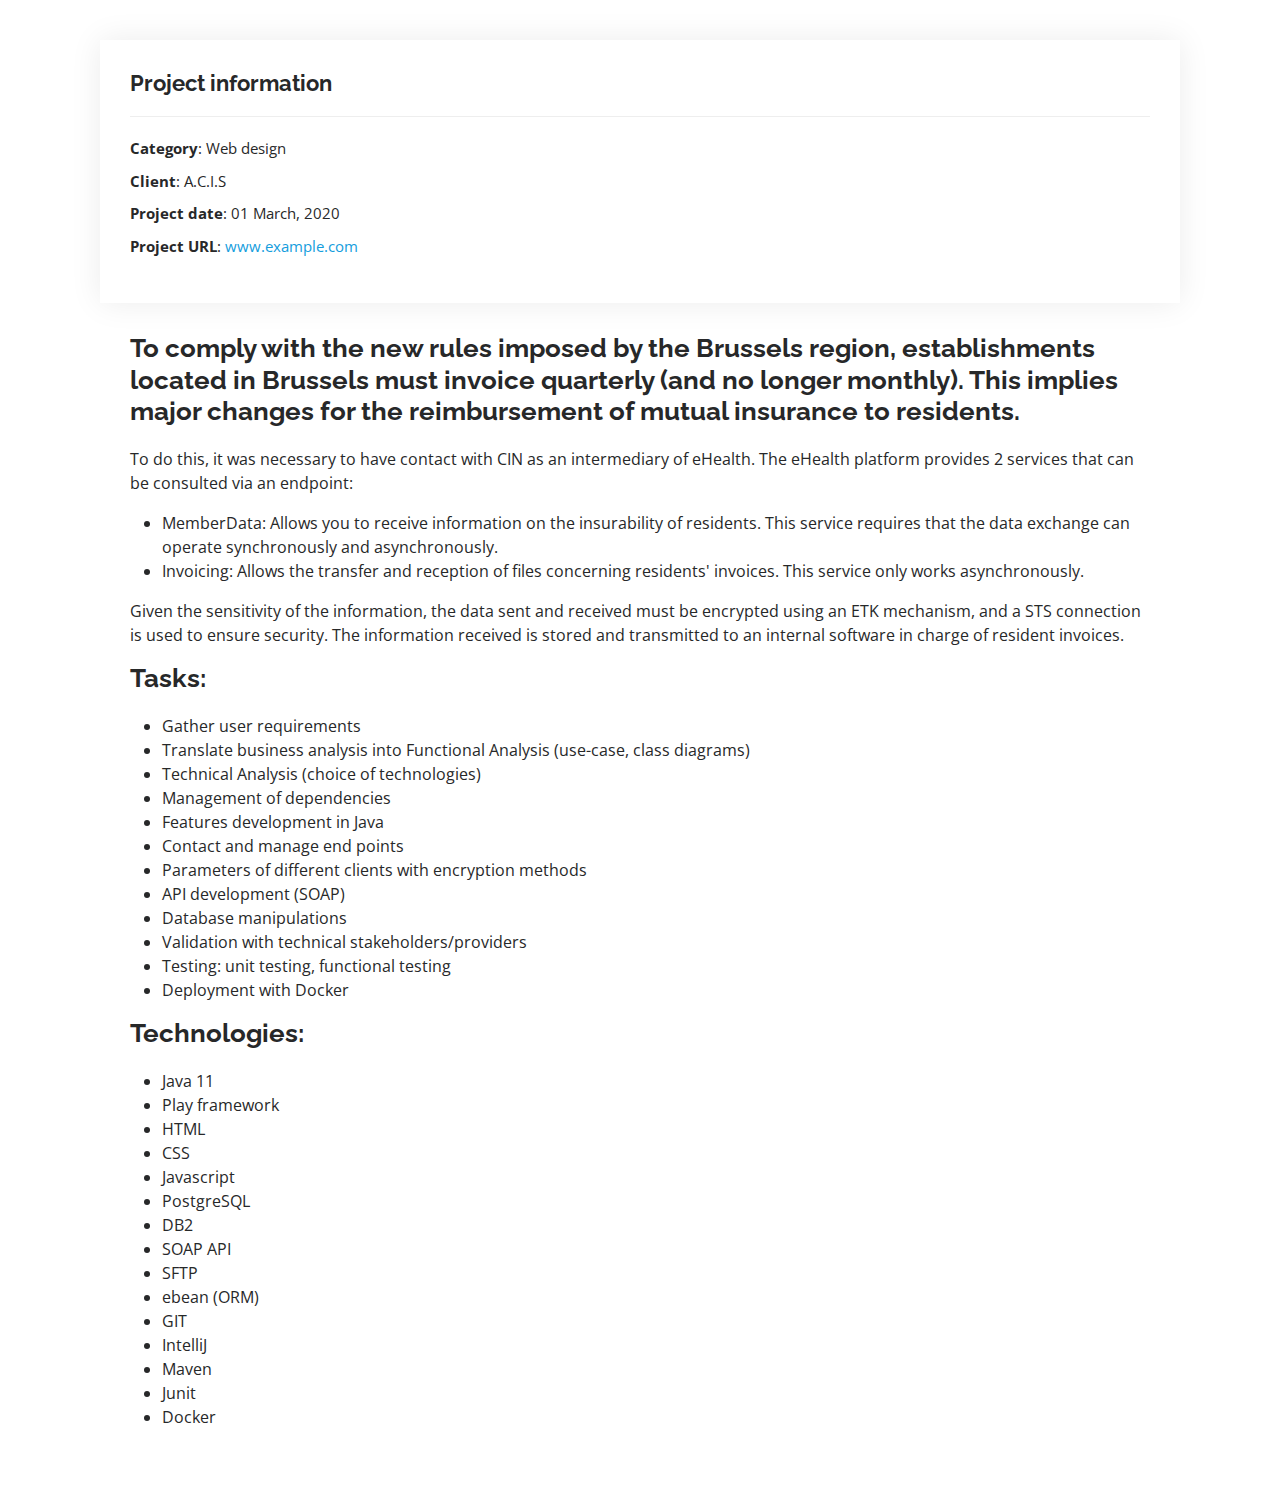
<file: project-details.html>
<head>
    <meta charset="utf-8">
    <meta content="width=device-width, initial-scale=1.0" name="viewport">

    <title>Ewen Gallet</title>
    <meta content="" name="description">
    <meta content="" name="keywords">

    <!-- Favicons -->
    <link href="assets/img/devicon.png" rel="icon">
    <link href="assets/img/apple-touch-icon.png" rel="apple-touch-icon">

    <!-- Google Fonts -->
    <link
        href="https://fonts.googleapis.com/css?family=Open+Sans:300,300i,400,400i,600,600i,700,700i|Raleway:300,300i,400,400i,500,500i,600,600i,700,700i|Poppins:300,300i,400,400i,500,500i,600,600i,700,700i"
        rel="stylesheet">

    <!-- Vendor CSS Files -->
    <link href="assets/vendor/aos/aos.css" rel="stylesheet">
    <link href="assets/vendor/bootstrap/css/bootstrap.min.css" rel="stylesheet">
    <link href="assets/vendor/bootstrap-icons/bootstrap-icons.css" rel="stylesheet">
    <link href="assets/vendor/boxicons/css/boxicons.min.css" rel="stylesheet">
    <link href="assets/vendor/glightbox/css/glightbox.min.css" rel="stylesheet">
    <link href="assets/vendor/swiper/swiper-bundle.min.css" rel="stylesheet">

    <!-- Template Main CSS File -->
    <link href="assets/css/style.css" rel="stylesheet">

    <!-- =======================================================
    * Template Name: iPortfolio
    * Updated: May 30 2023 with Bootstrap v5.3.0
    * Template URL: https://bootstrapmade.com/iportfolio-bootstrap-portfolio-websites-template/
    * Author: BootstrapMade.com
    * License: https://bootstrapmade.com/license/
    ======================================================== -->
</head>

<body>
    <section id="portfolio-details" class="portfolio-details">
        <div class="container">
          <!-- <div class="row gy-4">
            <div class="col-lg-8">
              <div class="portfolio-details-slider swiper">
                <div class="swiper-wrapper align-items-center">
                  <div class="swiper-slide">
                    <img src="assets/img/portfolio/portfolio-details-1.jpg" alt="">
                  </div>
                  <div class="swiper-slide">
                    <img src="assets/img/portfolio/portfolio-details-2.jpg" alt="">
                  </div>
                  <div class="swiper-slide">
                    <img src="assets/img/portfolio/portfolio-details-3.jpg" alt="">
                  </div>
                </div>
                <div class="swiper-pagination"></div>
              </div>
            </div> -->
            <div class="">
              <div class="portfolio-info">
                <h3>Project information</h3>
                <ul>
                  <li><strong>Category</strong>: Web design</li>
                  <li><strong>Client</strong>: A.C.I.S</li>
                  <li><strong>Project date</strong>: 01 March, 2020</li>
                  <li><strong>Project URL</strong>: <a href="#">www.example.com</a></li>
                </ul>
              </div>
              <div class="container">
                <div class="portfolio-description">
                  <h2>To comply with the new rules imposed by the Brussels region, establishments located in Brussels must invoice quarterly (and no longer monthly). This implies major changes for the reimbursement of mutual insurance to residents.</h2>
                  <p>
                    To do this, it was necessary to have contact with CIN as an intermediary of eHealth. The eHealth platform provides 2 services that can be consulted via an endpoint:
                  </p>
                  <ul>
                    <li>MemberData: Allows you to receive information on the insurability of residents. This service requires that the data exchange can operate synchronously and asynchronously.</li>
                    <li>Invoicing: Allows the transfer and reception of files concerning residents' invoices. This service only works asynchronously.</li>
                  </ul>
                  <p>
                    Given the sensitivity of the information, the data sent and received must be encrypted using an ETK mechanism, and a STS connection is used to ensure security. The information received is stored and transmitted to an internal software in charge of resident invoices.
                  </p>
                  <h2>Tasks:</h2>
                  <ul>
                    <li>Gather user requirements</li>
                    <li>Translate business analysis into Functional Analysis (use-case, class diagrams)</li>
                    <li>Technical Analysis (choice of technologies)</li>
                    <li>Management of dependencies</li>
                    <li>Features development in Java</li>
                    <li>Contact and manage end points</li>
                    <li>Parameters of different clients with encryption methods</li>
                    <li>API development (SOAP)</li>
                    <li>Database manipulations</li>
                    <li>Validation with technical stakeholders/providers</li>
                    <li>Testing: unit testing, functional testing</li>
                    <li>Deployment with Docker</li>
                  </ul>
                  <h2>Technologies:</h2>
                  <ul>
                    <li>Java 11</li>
                    <li>Play framework</li>
                    <li>HTML</li>
                    <li>CSS</li>
                    <li>Javascript</li>
                    <li>PostgreSQL</li>
                    <li>DB2</li>
                    <li>SOAP API</li>
                    <li>SFTP</li>
                    <li>ebean (ORM)</li>
                    <li>GIT</li>
                    <li>IntelliJ</li>
                    <li>Maven</li>
                    <li>Junit</li>
                    <li>Docker</li>
                  </ul>
                </div>
              </div>
            </div>
          </div>
        </div>
      </section><!-- End Portfolio Details -->
      
    <!-- End Portfolio Details Section -->

    
  <!-- Vendor JS Files -->
  <script src="assets/vendor/purecounter/purecounter_vanilla.js"></script>
  <script src="assets/vendor/aos/aos.js"></script>
  <script src="assets/vendor/bootstrap/js/bootstrap.bundle.min.js"></script>
  <script src="assets/vendor/glightbox/js/glightbox.min.js"></script>
  <script src="assets/vendor/isotope-layout/isotope.pkgd.min.js"></script>
  <script src="assets/vendor/swiper/swiper-bundle.min.js"></script>
  <script src="assets/vendor/typed.js/typed.umd.js"></script>
  <script src="assets/vendor/waypoints/noframework.waypoints.js"></script>
  <script src="assets/vendor/php-email-form/validate.js"></script>

  <!-- Template Main JS File -->
  <script src="assets/js/main.js"></script>
</body>
</file>
<file: assets/css/style.css>
/**
* Template Name: iPortfolio
* Updated: May 30 2023 with Bootstrap v5.3.0
* Template URL: https://bootstrapmade.com/iportfolio-bootstrap-portfolio-websites-template/
* Author: BootstrapMade.com
* License: https://bootstrapmade.com/license/
*/

/*--------------------------------------------------------------
# General
--------------------------------------------------------------*/
body {
  font-family: "Open Sans", sans-serif;
  color: #272829;
}

a {
  color: #149ddd;
  text-decoration: none;
}

a:hover {
  color: #37b3ed;
  text-decoration: none;
}

h1,
h2,
h3,
h4,
h5,
h6 {
  font-family: "Raleway", sans-serif;
}

/*--------------------------------------------------------------
# Back to top button
--------------------------------------------------------------*/
.back-to-top {
  position: fixed;
  visibility: hidden;
  opacity: 0;
  right: 15px;
  bottom: 15px;
  z-index: 996;
  background: #149ddd;
  width: 40px;
  height: 40px;
  border-radius: 50px;
  transition: all 0.4s;
}

.back-to-top i {
  font-size: 28px;
  color: #fff;
  line-height: 0;
}

.back-to-top:hover {
  background: #2eafec;
  color: #fff;
}

.back-to-top.active {
  visibility: visible;
  opacity: 1;
}


.back-to-left {
  position: fixed;
  visibility: hidden;
  opacity: 0;
  right: 15px;
  bottom: 15px;
  z-index: 996;
  background: #149ddd;
  width: 40px;
  height: 40px;
  border-radius: 50px;
  transition: all 0.4s;
}

.back-to-left i {
  font-size: 28px;
  color: #fff;
  line-height: 0;
}

.back-to-left:hover {
  background: #2eafec;
  color: #fff;
}

.back-to-left.active {
  visibility: visible;
  opacity: 1;
}


/*--------------------------------------------------------------
# Header
--------------------------------------------------------------*/
#header {
  position: fixed;
  top: 0;
  left: 0;
  bottom: 0;
  width: 300px;
  transition: all ease-in-out 0.5s;
  z-index: 9997;
  transition: all 0.5s;
  padding: 0 15px;
  background: #040b14;
  overflow-y: auto;
}

#header .profile img {
  margin: 15px auto;
  display: block;
  width: 120px;
  border: 8px solid #2c2f3f;
}

#header .profile h1 {
  font-size: 24px;
  margin: 0;
  padding: 0;
  font-weight: 600;
  -moz-text-align-last: center;
  text-align-last: center;
  font-family: "Poppins", sans-serif;
}

#header .profile h1 a,
#header .profile h1 a:hover {
  color: #fff;
  text-decoration: none;
}

#header .profile .social-links a {
  font-size: 18px;
  display: inline-block;
  background: #212431;
  color: #fff;
  line-height: 1;
  padding: 8px 0;
  margin-right: 4px;
  border-radius: 50%;
  text-align: center;
  width: 36px;
  height: 36px;
  transition: 0.3s;
}

#header .profile .social-links a:hover {
  background: #149ddd;
  color: #fff;
  text-decoration: none;
}

#main {
  margin-left: 300px;
}

.container,
.container-fluid {
  padding-left: 30px;
  padding-right: 30px;
}

@media (max-width: 1199px) {
  #header {
    left: -300px;
  }

  #main {
    margin-left: 0;
  }

  .container,
  .container-fluid {
    padding-left: 12px;
    padding-right: 12px;
  }
}

/*--------------------------------------------------------------
# Navigation Menu
--------------------------------------------------------------*/
/* Desktop Navigation */
.nav-menu {
  padding: 30px 0 0 0;
}

.nav-menu * {
  margin: 0;
  padding: 0;
  list-style: none;
}

.nav-menu>ul>li {
  position: relative;
  white-space: nowrap;
}

.nav-menu a,
.nav-menu a:focus {
  display: flex;
  align-items: center;
  color: #a8a9b4;
  padding: 12px 15px;
  margin-bottom: 8px;
  transition: 0.3s;
  font-size: 15px;
}

.nav-menu a i,
.nav-menu a:focus i {
  font-size: 24px;
  padding-right: 8px;
  color: #6f7180;
}

.nav-menu a:hover,
.nav-menu .active,
.nav-menu .active:focus,
.nav-menu li:hover>a {
  text-decoration: none;
  color: #fff;
}

.nav-menu a:hover i,
.nav-menu .active i,
.nav-menu .active:focus i,
.nav-menu li:hover>a i {
  color: #149ddd;
}

/* Mobile Navigation */
.mobile-nav-toggle {
  position: fixed;
  right: 15px;
  top: 15px;
  z-index: 9998;
  border: 0;
  font-size: 24px;
  transition: all 0.4s;
  outline: none !important;
  background-color: #149ddd;
  
  color: #fff;
  width: 40px;
  height: 40px;
  display: inline-flex;
  align-items: center;
  justify-content: center;
  line-height: 0;
  border-radius: 50px;
  cursor: pointer;
}

.mobile-nav-active {
  overflow: hidden;
}

.mobile-nav-active #header {
  left: 0;
}

/*--------------------------------------------------------------
# Hero Section
--------------------------------------------------------------*/
#hero {
  width: 100%;
  height: 100vh;
  background: url("../img/hero-bg.jpg") top center;
  background-size: cover;
  background-attachment: fixed;
}

#hero:before {
  content: "";
  background: rgba(5, 13, 24, 0.3);
  position: absolute;
  bottom: 0;
  top: 0;
  left: 0;
  right: 0;
  z-index: 1;
}

#hero .hero-container {
  position: relative;
  z-index: 2;
  min-width: 300px;
}

#hero h1 {
  margin: 0 0 10px 0;
  font-size: 64px;
  font-weight: 700;
  line-height: 56px;
  color: #fff;
}

#hero p {
  color: #fff;
  margin-bottom: 50px;
  font-size: 26px;
  font-family: "Poppins", sans-serif;
}

#hero p span {
  color: #fff;
  padding-bottom: 4px;
  letter-spacing: 1px;
  border-bottom: 3px solid #149ddd;
}

@media (min-width: 1024px) {
  #hero {
    background-attachment: fixed;
  }
}

@media (max-width: 768px) {
  #hero h1 {
    font-size: 28px;
    line-height: 36px;
  }

  #hero h2 {
    font-size: 18px;
    line-height: 24px;
    margin-bottom: 30px;
  }
}

/*--------------------------------------------------------------
# Sections General
--------------------------------------------------------------*/
section {
  padding: 60px 0;
  overflow: hidden;
}

.section-bg {
  background: #f5f8fd;
}

.section-title {
  padding-bottom: 30px;
}

.section-title h2 {
  font-size: 32px;
  font-weight: bold;
  margin-bottom: 20px;
  padding-bottom: 20px;
  position: relative;
  color: #173b6c;
}

.section-title h2::after {
  content: "";
  position: absolute;
  display: block;
  width: 50px;
  height: 3px;
  background: #149ddd;
  bottom: 0;
  left: 0;
}

.section-title p {
  margin-bottom: 0;
}

/*--------------------------------------------------------------
# About
--------------------------------------------------------------*/
.about .content h3 {
  font-weight: 700;
  font-size: 26px;
  color: #173b6c;
}

.about .content ul {
  list-style: none;
  padding: 0;
}

.about .content ul li {
  margin-bottom: 20px;
  display: flex;
  align-items: center;
}

.about .content ul strong {
  margin-right: 10px;
}

.about .content ul i {
  font-size: 16px;
  margin-right: 5px;
  color: #149ddd;
  line-height: 0;
}

.about .content p:last-child {
  margin-bottom: 0;
}

/*--------------------------------------------------------------
# Facts
--------------------------------------------------------------*/
.facts {
  padding-bottom: 30px;
}

.facts .count-box {
  padding: 30px;
  width: 100%;
}

.facts .count-box i {
  display: block;
  font-size: 44px;
  color: #149ddd;
  float: left;
  line-height: 0;
}

.facts .count-box span {
  font-size: 48px;
  line-height: 40px;
  display: block;
  font-weight: 700;
  color: #050d18;
  margin-left: 60px;
}

.facts .count-box p {
  padding: 15px 0 0 0;
  margin: 0 0 0 60px;
  font-family: "Raleway", sans-serif;
  font-size: 14px;
  color: #122f57;
}

.facts .count-box a {
  font-weight: 600;
  display: block;
  margin-top: 20px;
  color: #122f57;
  font-size: 15px;
  font-family: "Poppins", sans-serif;
  transition: ease-in-out 0.3s;
}

.facts .count-box a:hover {
  color: #1f5297;
}

/*--------------------------------------------------------------
# Akills
--------------------------------------------------------------*/
.skills .progress {
  height: 60px;
  display: block;
  background: none;
  border-radius: 0;
}

.skills .progress .skill {
  padding: 0;
  margin: 0 0 6px 0;
  text-transform: uppercase;
  display: block;
  font-weight: 600;
  font-family: "Poppins", sans-serif;
  color: #050d18;
}

.skills .progress .skill .val {
  float: right;
  font-style: normal;
}

.skills .progress-bar-wrap {
  background: #dce8f8;
  height: 10px;
}

.skills .progress-bar {
  width: 1px;
  height: 10px;
  transition: 0.9s;
  background-color: #149ddd;
}

/*--------------------------------------------------------------
# Resume
--------------------------------------------------------------*/
.resume .resume-title {
  font-size: 26px;
  font-weight: 700;
  margin-top: 20px;
  margin-bottom: 20px;
  color: #050d18;
}

.resume .resume-item {
  padding: 0 0 20px 20px;
  margin-top: -2px;
  border-left: 2px solid #1f5297;
  position: relative;
}

.resume .resume-item h4 {
  line-height: 18px;
  font-size: 18px;
  font-weight: 600;
  text-transform: uppercase;
  font-family: "Poppins", sans-serif;
  color: #050d18;
  margin-bottom: 10px;
}

.resume .resume-item h5 {
  font-size: 16px;
  background: #e4edf9;
  padding: 5px 15px;
  display: inline-block;
  font-weight: 600;
  margin-bottom: 10px;
}

.resume .resume-item ul {
  padding-left: 20px;
}

.resume .resume-item ul li {
  padding-bottom: 10px;
}

.resume .resume-item:last-child {
  padding-bottom: 0;
}

.resume .resume-item::before {
  content: "";
  position: absolute;
  width: 16px;
  height: 16px;
  border-radius: 50px;
  left: -9px;
  top: 0;
  background: #fff;
  border: 2px solid #1f5297;
}

/*--------------------------------------------------------------
# Portfolio
--------------------------------------------------------------*/
.portfolio .portfolio-item {
  margin-bottom: 30px;
}

.portfolio #portfolio-flters {
  padding: 0;
  margin: 0 auto 35px auto;
  list-style: none;
  text-align: center;
  background: #fff;
  border-radius: 50px;
  padding: 2px 15px;
}

.portfolio #portfolio-flters li {
  cursor: pointer;
  display: inline-block;
  padding: 10px 15px 8px 15px;
  font-size: 14px;
  font-weight: 600;
  line-height: 1;
  text-transform: uppercase;
  color: #272829;
  margin-bottom: 5px;
  transition: all 0.3s ease-in-out;
}

.portfolio #portfolio-flters li:hover,
.portfolio #portfolio-flters li.filter-active {
  color: #149ddd;
}

.portfolio #portfolio-flters li:last-child {
  margin-right: 0;
}

.portfolio .portfolio-wrap {
  transition: 0.3s;
  position: relative;
  overflow: hidden;
  z-index: 1;
}

.portfolio .portfolio-wrap::before {
  content: "";
  background: rgba(255, 255, 255, 0.5);
  position: absolute;
  left: 0;
  right: 0;
  top: 0;
  bottom: 0;
  transition: all ease-in-out 0.3s;
  z-index: 2;
  opacity: 0;
}

.portfolio .portfolio-wrap .portfolio-links {
  opacity: 1;
  left: 0;
  right: 0;
  bottom: -60px;
  z-index: 3;
  position: absolute;
  transition: all ease-in-out 0.3s;
  display: flex;
  justify-content: center;
}

.portfolio .portfolio-wrap .portfolio-links a {
  color: #fff;
  font-size: 28px;
  text-align: center;
  background: rgba(20, 157, 221, 0.75);
  transition: 0.3s;
  width: 50%;
}

.portfolio .portfolio-wrap .portfolio-links a:hover {
  background: rgba(20, 157, 221, 0.95);
}

.portfolio .portfolio-wrap .portfolio-links a+a {
  border-left: 1px solid #37b3ed;
}

.portfolio .portfolio-wrap:hover::before {
  top: 0;
  left: 0;
  right: 0;
  bottom: 0;
  opacity: 1;
}

.portfolio .portfolio-wrap:hover .portfolio-links {
  opacity: 1;
  bottom: 0;
}

/*--------------------------------------------------------------
# Portfolio Details
--------------------------------------------------------------*/
.portfolio-details {
  padding-top: 40px;
}

.portfolio-details .portfolio-details-slider img {
  width: 100%;
}

.portfolio-details .portfolio-details-slider .swiper-pagination {
  margin-top: 20px;
  position: relative;
}

.portfolio-details .portfolio-details-slider .swiper-pagination .swiper-pagination-bullet {
  width: 12px;
  height: 12px;
  background-color: #fff;
  opacity: 1;
  border: 1px solid #149ddd;
}

.portfolio-details .portfolio-details-slider .swiper-pagination .swiper-pagination-bullet-active {
  background-color: #149ddd;
}

.portfolio-details .portfolio-info {
  padding: 30px;
  box-shadow: 0px 0 30px rgba(5, 13, 24, 0.08);
}

.portfolio-details .portfolio-info h3 {
  font-size: 22px;
  font-weight: 700;
  margin-bottom: 20px;
  padding-bottom: 20px;
  border-bottom: 1px solid #eee;
}

.portfolio-details .portfolio-info ul {
  list-style: none;
  padding: 0;
  font-size: 15px;
}

.portfolio-details .portfolio-info ul li+li {
  margin-top: 10px;
}

.portfolio-details .portfolio-description {
  padding-top: 30px;
}

.portfolio-details .portfolio-description h2 {
  font-size: 26px;
  font-weight: 700;
  margin-bottom: 20px;
}

.portfolio-details .portfolio-description p {
  padding: 0;
}

/*--------------------------------------------------------------
# Services
--------------------------------------------------------------*/
.services .icon-box {
  margin-bottom: 20px;
}

.services .icon {
  float: left;
  display: flex;
  align-items: center;
  justify-content: center;
  width: 54px;
  height: 54px;
  background: #149ddd;
  border-radius: 50%;
  transition: 0.5s;
  border: 1px solid #149ddd;
}

.services .icon i {
  color: #fff;
  font-size: 24px;
  line-height: 0;
}

.services .icon-box:hover .icon {
  background: #fff;
}

.services .icon-box:hover .icon i {
  color: #149ddd;
}

.services .title {
  margin-left: 80px;
  font-weight: 700;
  margin-bottom: 15px;
  font-size: 18px;
}

.services .title a {
  color: #343a40;
}

.services .title a:hover {
  color: #149ddd;
}

.services .description {
  margin-left: 80px;
  line-height: 24px;
  font-size: 14px;
}

/*--------------------------------------------------------------
# Testimonials
--------------------------------------------------------------*/
.testimonials .testimonials-carousel,
.testimonials .testimonials-slider {
  overflow: hidden;
}

.testimonials .testimonial-item {
  box-sizing: content-box;
  text-align: center;
  min-height: 320px;
}

.testimonials .testimonial-item .testimonial-img {
  width: 90px;
  border-radius: 50%;
  margin: 0 auto;
}

.testimonials .testimonial-item h3 {
  font-size: 18px;
  font-weight: bold;
  margin: 10px 0 5px 0;
  color: #111;
}

.testimonials .testimonial-item h4 {
  font-size: 14px;
  color: #999;
  margin: 0;
}

.testimonials .testimonial-item .quote-icon-left,
.testimonials .testimonial-item .quote-icon-right {
  color: #c3e8fa;
  font-size: 26px;
}

.testimonials .testimonial-item .quote-icon-left {
  display: inline-block;
  left: -5px;
  position: relative;
}

.testimonials .testimonial-item .quote-icon-right {
  display: inline-block;
  right: -5px;
  position: relative;
  top: 10px;
}

.testimonials .testimonial-item p {
  font-style: italic;
  margin: 0 15px 15px 15px;
  padding: 20px;
  background: #fff;
  position: relative;
  margin-bottom: 35px;
  border-radius: 6px;
  box-shadow: 0px 2px 15px rgba(0, 0, 0, 0.1);
}

.testimonials .testimonial-item p::after {
  content: "";
  width: 0;
  height: 0;
  border-top: 20px solid #fff;
  border-right: 20px solid transparent;
  border-left: 20px solid transparent;
  position: absolute;
  bottom: -20px;
  left: calc(50% - 20px);
}

.testimonials .swiper-pagination {
  margin-top: 20px;
  position: relative;
}

.testimonials .swiper-pagination .swiper-pagination-bullet {
  width: 12px;
  height: 12px;
  background-color: #fff;
  opacity: 1;
  border: 1px solid #149ddd;
}

.testimonials .swiper-pagination .swiper-pagination-bullet-active {
  background-color: #149ddd;
}

/*--------------------------------------------------------------
# Contact
--------------------------------------------------------------*/
.contact {
  padding-bottom: 130px;
}

.contact .info {
  padding: 30px;
  background: #fff;
  width: 100%;
  box-shadow: 0 0 24px 0 rgba(0, 0, 0, 0.12);
}

.contact .info i {
  font-size: 20px;
  color: #149ddd;
  float: left;
  width: 44px;
  height: 44px;
  background: #dff3fc;
  display: flex;
  justify-content: center;
  align-items: center;
  border-radius: 50px;
  transition: all 0.3s ease-in-out;
}

.contact .info h4 {
  padding: 0 0 0 60px;
  font-size: 22px;
  font-weight: 600;
  margin-bottom: 5px;
  color: #050d18;
}

.contact .info p {
  padding: 0 0 10px 60px;
  margin-bottom: 20px;
  font-size: 14px;
  color: #173b6c;
}

.contact .info .email p {
  padding-top: 5px;
}

.contact .info .social-links {
  padding-left: 60px;
}

.contact .info .social-links a {
  font-size: 18px;
  display: inline-block;
  background: #333;
  color: #fff;
  line-height: 1;
  padding: 8px 0;
  border-radius: 50%;
  text-align: center;
  width: 36px;
  height: 36px;
  transition: 0.3s;
  margin-right: 10px;
}

.contact .info .social-links a:hover {
  background: #149ddd;
  color: #fff;
}

.contact .info .email:hover i,
.contact .info .address:hover i,
.contact .info .phone:hover i {
  background: #149ddd;
  color: #fff;
}

.contact .php-email-form {
  width: 100%;
  padding: 30px;
  background: #fff;
  box-shadow: 0 0 24px 0 rgba(0, 0, 0, 0.12);
}

.contact .php-email-form .form-group {
  padding-bottom: 8px;
}

.contact .php-email-form .validate {
  display: none;
  color: red;
  margin: 0 0 15px 0;
  font-weight: 400;
  font-size: 13px;
}

.contact .php-email-form .error-message {
  display: none;
  color: #fff;
  background: #ed3c0d;
  text-align: left;
  padding: 15px;
  font-weight: 600;
}

.contact .php-email-form .error-message br+br {
  margin-top: 25px;
}

.contact .php-email-form .sent-message {
  display: none;
  color: #fff;
  background: #18d26e;
  text-align: center;
  padding: 15px;
  font-weight: 600;
}

.contact .php-email-form .loading {
  display: none;
  background: #fff;
  text-align: center;
  padding: 15px;
}

.contact .php-email-form .loading:before {
  content: "";
  display: inline-block;
  border-radius: 50%;
  width: 24px;
  height: 24px;
  margin: 0 10px -6px 0;
  border: 3px solid #18d26e;
  border-top-color: #eee;
  animation: animate-loading 1s linear infinite;
}

.contact .php-email-form .form-group {
  margin-bottom: 15px;
}

.contact .php-email-form label {
  padding-bottom: 8px;
}

.contact .php-email-form input,
.contact .php-email-form textarea {
  border-radius: 0;
  box-shadow: none;
  font-size: 14px;
}

.contact .php-email-form input {
  height: 44px;
}

.contact .php-email-form textarea {
  padding: 10px 15px;
}

.contact .php-email-form button[type=submit] {
  background: #149ddd;
  border: 0;
  padding: 10px 24px;
  color: #fff;
  transition: 0.4s;
  border-radius: 4px;
}

.contact .php-email-form button[type=submit]:hover {
  background: #37b3ed;
}

@keyframes animate-loading {
  0% {
    transform: rotate(0deg);
  }

  100% {
    transform: rotate(360deg);
  }
}

/*--------------------------------------------------------------
# Breadcrumbs
--------------------------------------------------------------*/
.breadcrumbs {
  padding: 20px 0;
  background: #f9f9f9;
}

.breadcrumbs h2 {
  font-size: 26px;
  font-weight: 300;
}

.breadcrumbs ol {
  display: flex;
  flex-wrap: wrap;
  list-style: none;
  padding: 0;
  margin: 0;
  font-size: 15px;
}

.breadcrumbs ol li+li {
  padding-left: 10px;
}

.breadcrumbs ol li+li::before {
  display: inline-block;
  padding-right: 10px;
  color: #0e2442;
  content: "/";
}

@media (max-width: 768px) {
  .breadcrumbs .d-flex {
    display: block !important;
  }

  .breadcrumbs ol {
    display: block;
  }

  .breadcrumbs ol li {
    display: inline-block;
  }
}

/*--------------------------------------------------------------
# Footer
--------------------------------------------------------------*/
#footer {
  padding: 15px;
  color: #f4f6fd;
  font-size: 14px;
  position: fixed;
  left: 0;
  bottom: 0;
  width: 300px;
  z-index: 9999;
  background: #040b14;
}

#footer .copyright {
  text-align: center;
}

#footer .credits {
  padding-top: 5px;
  text-align: center;
  font-size: 13px;
  color: #eaebf0;
}

@media (max-width: 1199px) {
  #footer {
    position: static;
    width: auto;
    padding-right: 20px 15px;
  }
}

.popup {
  position: fixed;
  top: 0;
  left: 0;
  width: 100%;
  height: 100%;
  background-color: rgba(0, 0, 0, 0.8);
  display: flex;
  align-items: center;
  justify-content: center;
  z-index: 9999;
}

.popup-content {
  background-color: #fff;
  padding: 20px;
}

.swiper-button-next,
.swiper-button-prev {
  position: absolute;
  top: 50%;
  transform: translateY(-50%);
  width: 40px;
  height: 40px;
  background-color: #000;
  color: #fff;
  border-radius: 50%;
  cursor: pointer;
  z-index: 10;
  display: flex;
  align-items: center;
  justify-content: center;
  font-size: 24px;
  position: fixed;
}

.swiper-button-next::before,
.swiper-button-prev::before {
  content: '';
}

.swiper-button-next {
  right: -20px;
}

.swiper-button-prev {
  left: -20px;
}

.btnCustomRight{
  top: 50%; right: 10px;position: fixed;
  z-index: 100;
  
  opacity: 0.7;
}

.btnCustomLeft{
  top: 50%; left: 310px;position: fixed;
  z-index: 100;
  
  opacity: 0.7;

}

@media (max-width: 1199px) {

  .btnCustomLeft{
    top: 50%; left: 10px;position: fixed;
    z-index: 100;
    
    opacity: 0.7;
  
  }
}
</file>
